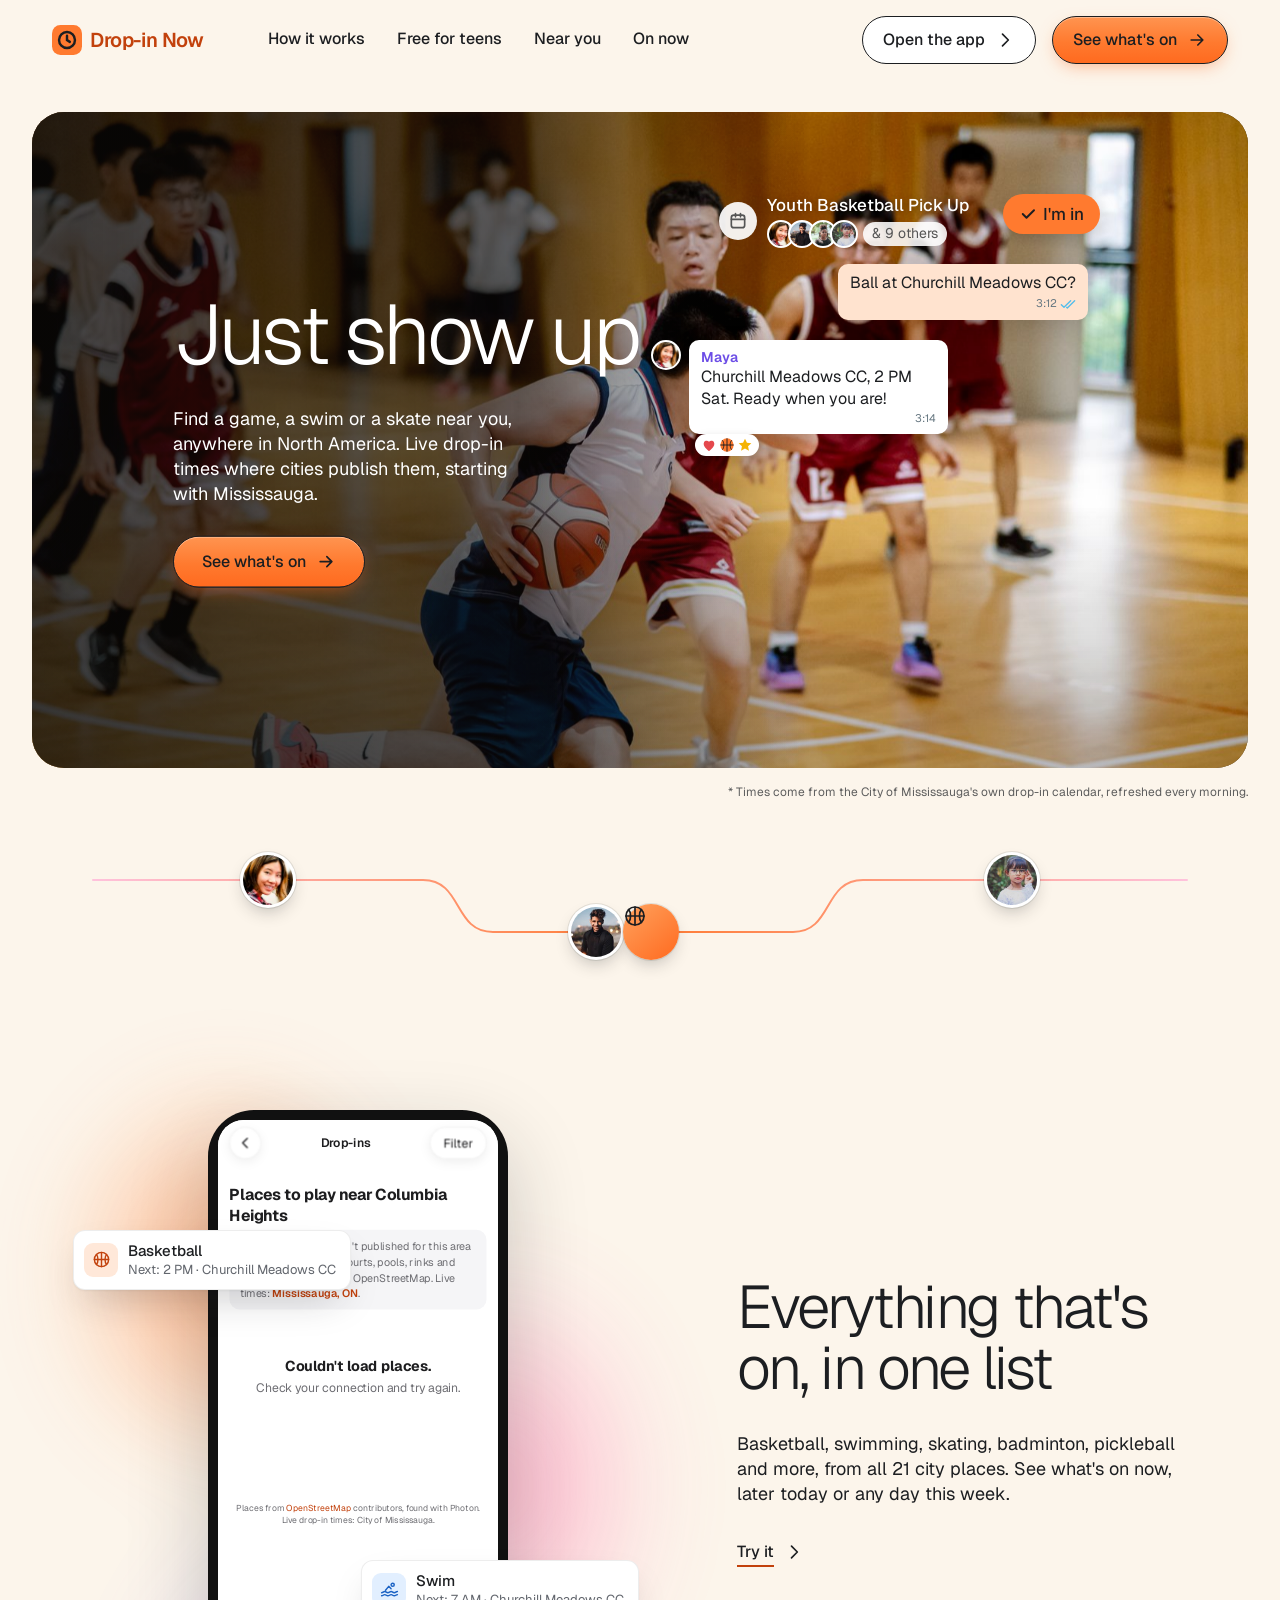
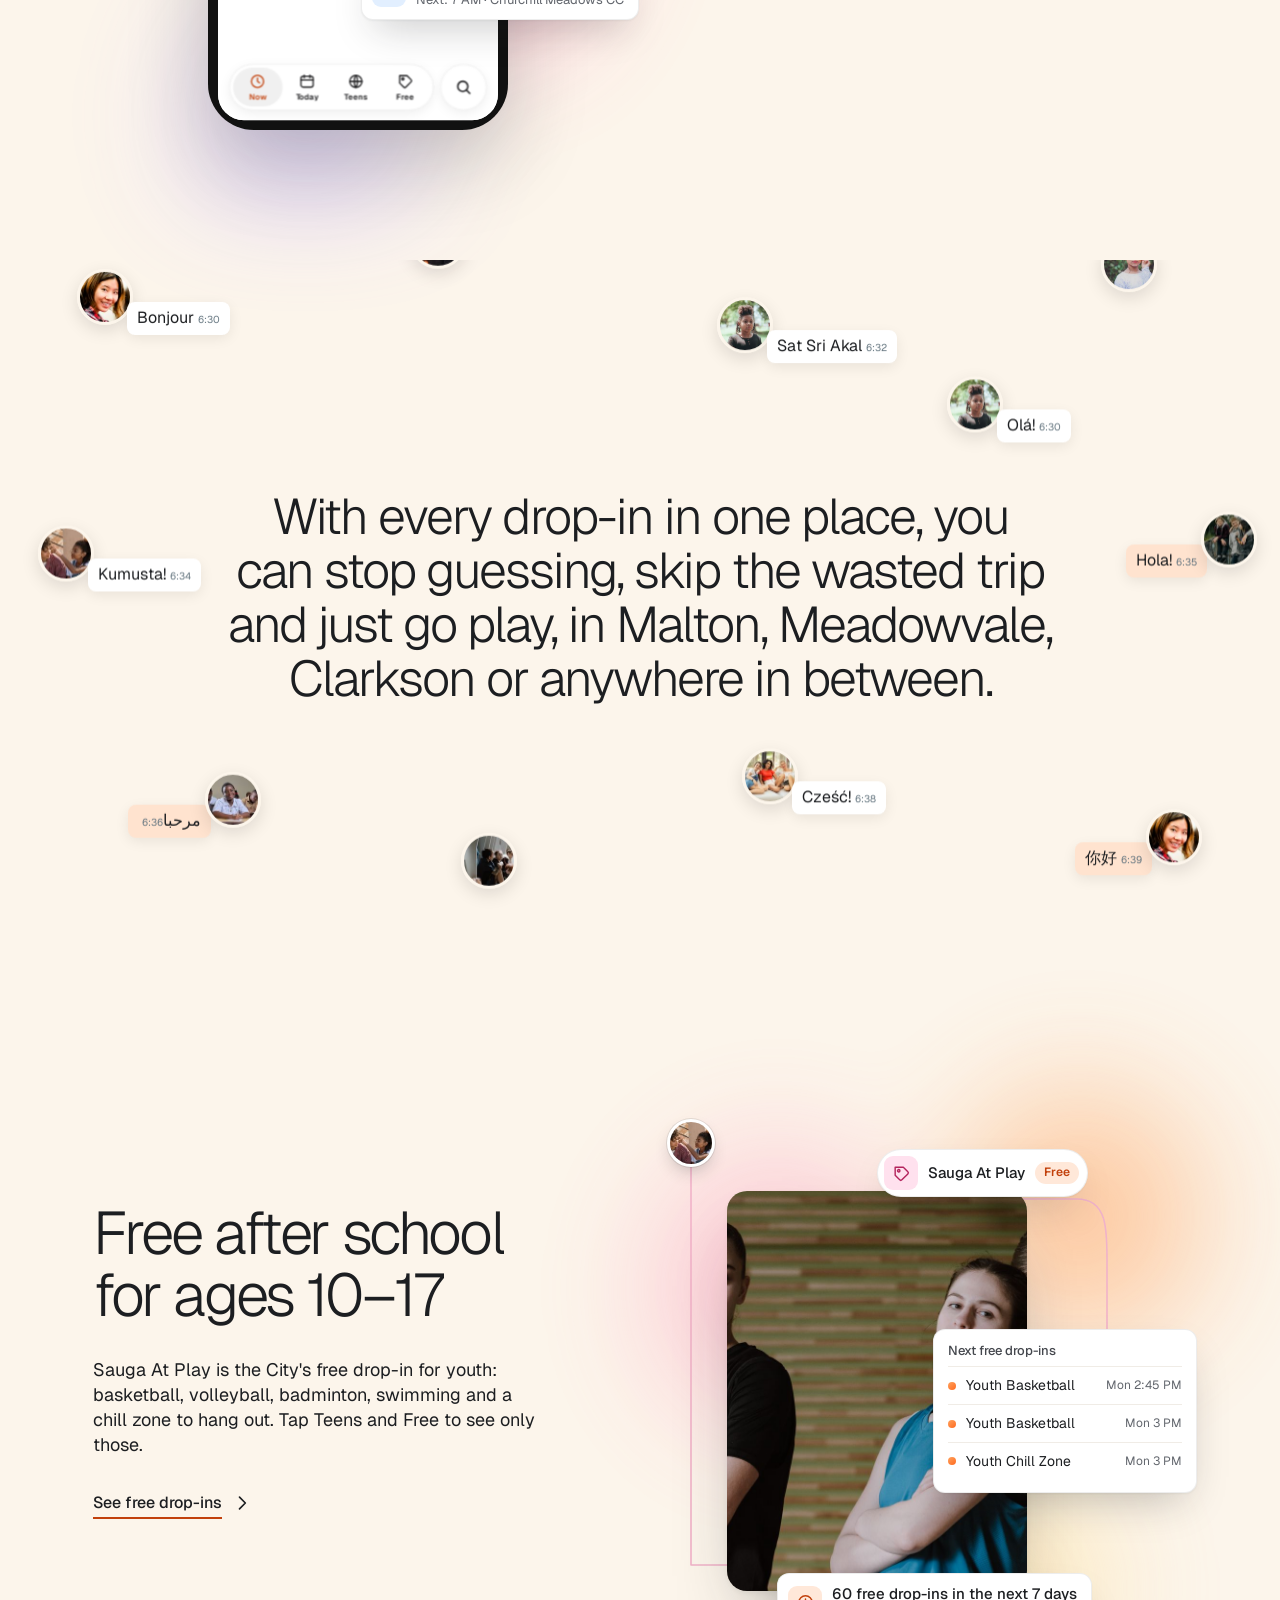
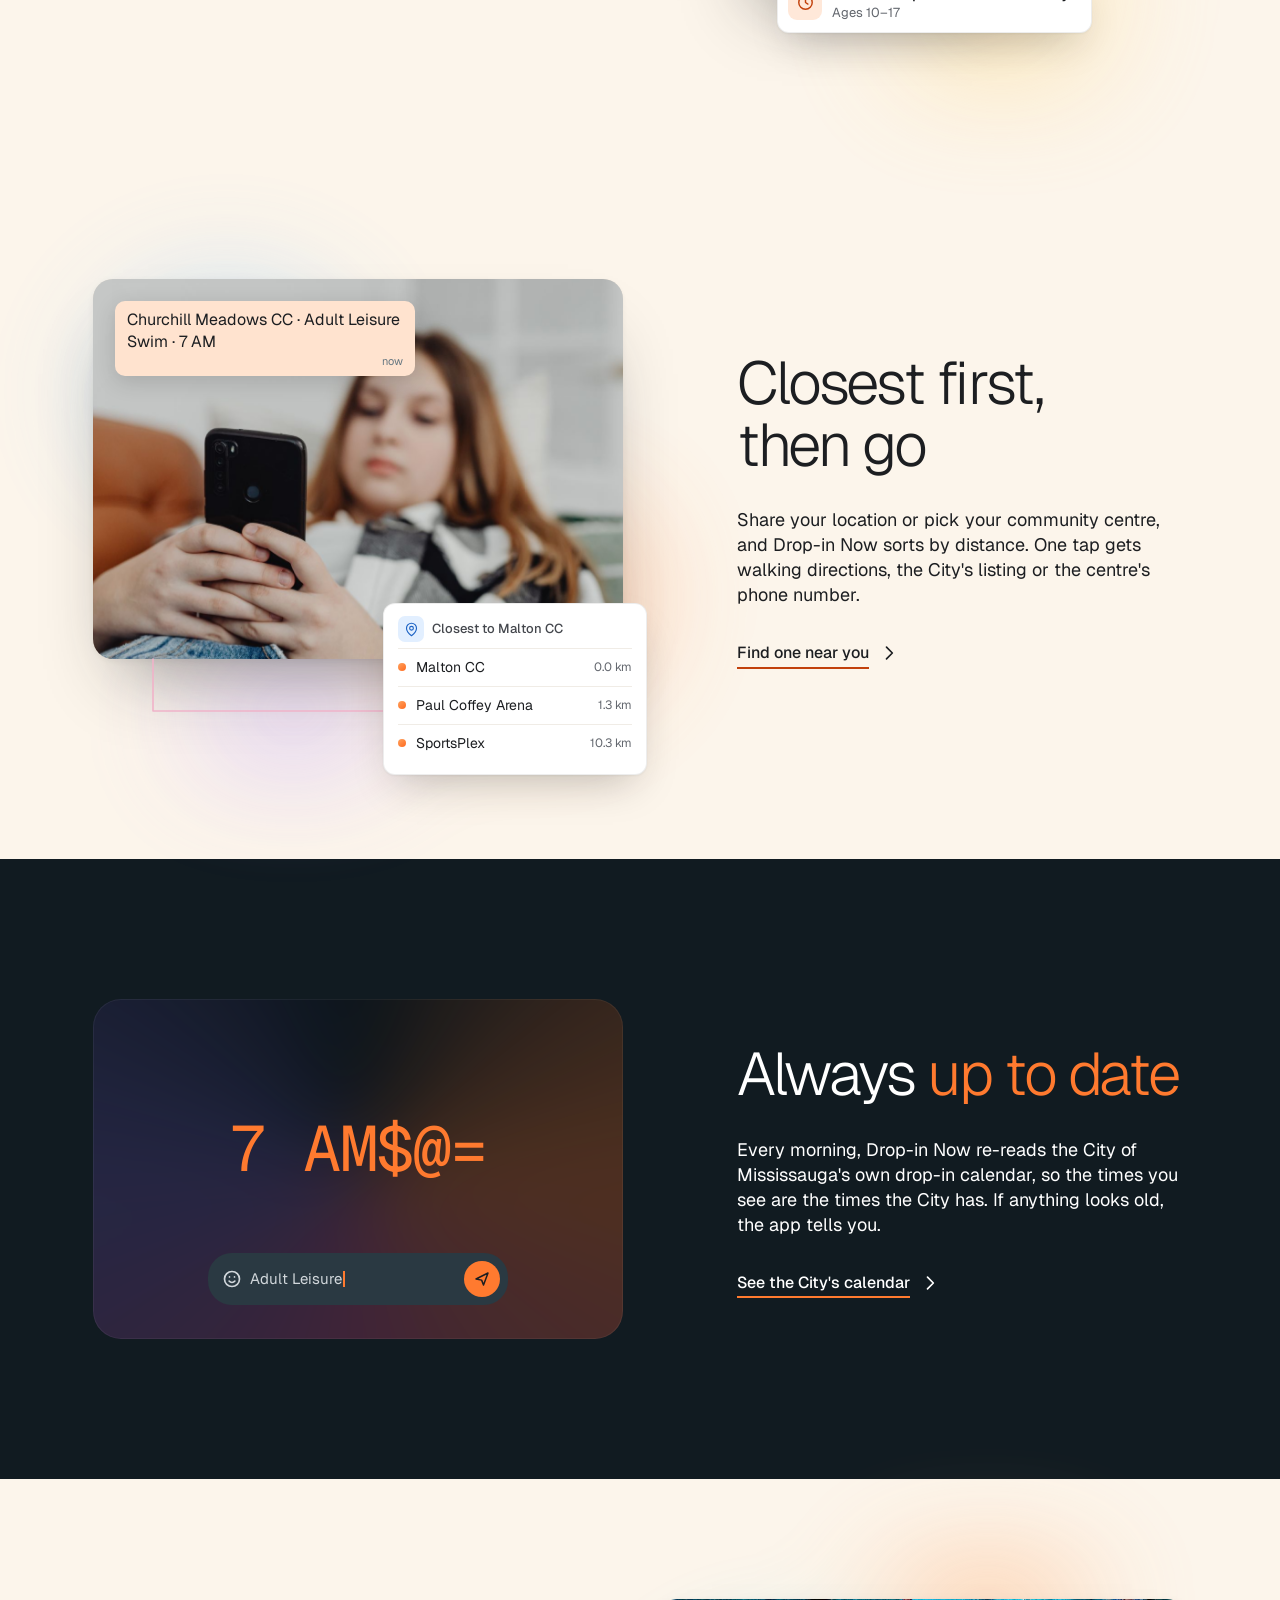
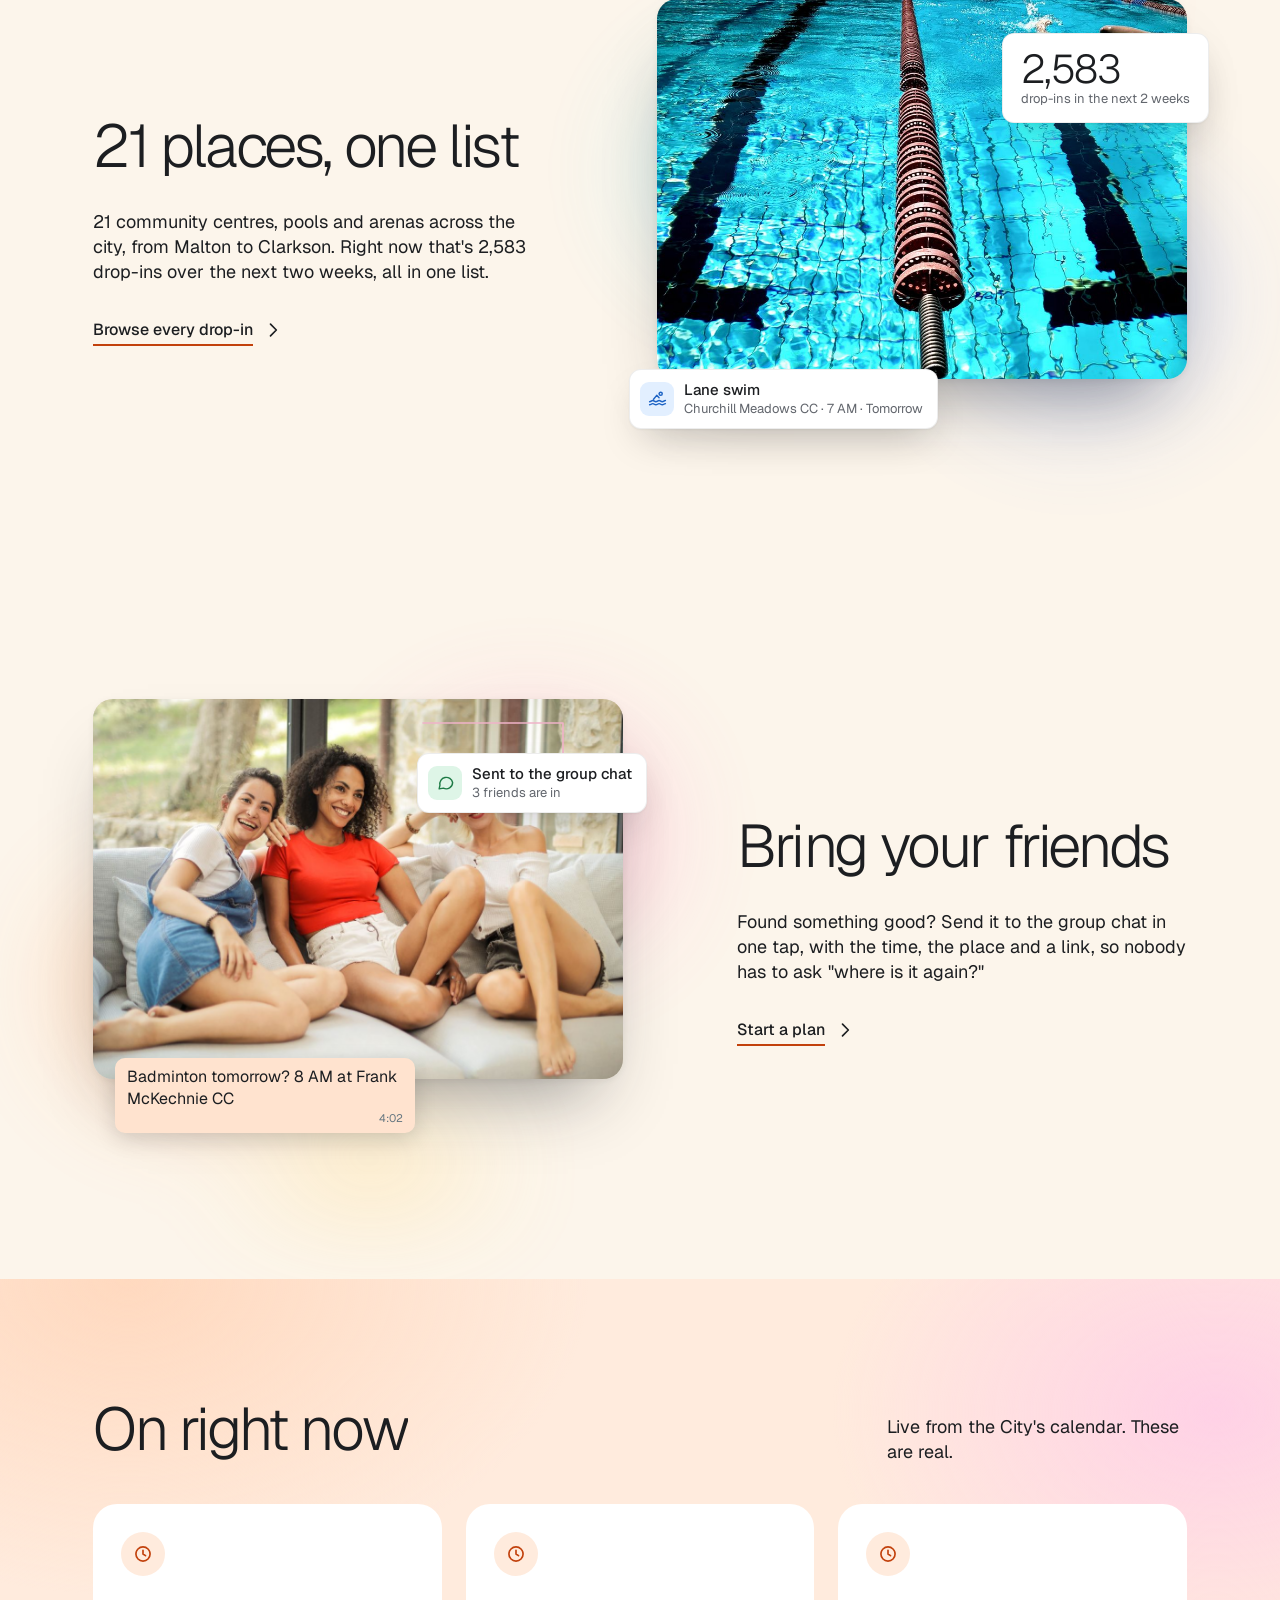
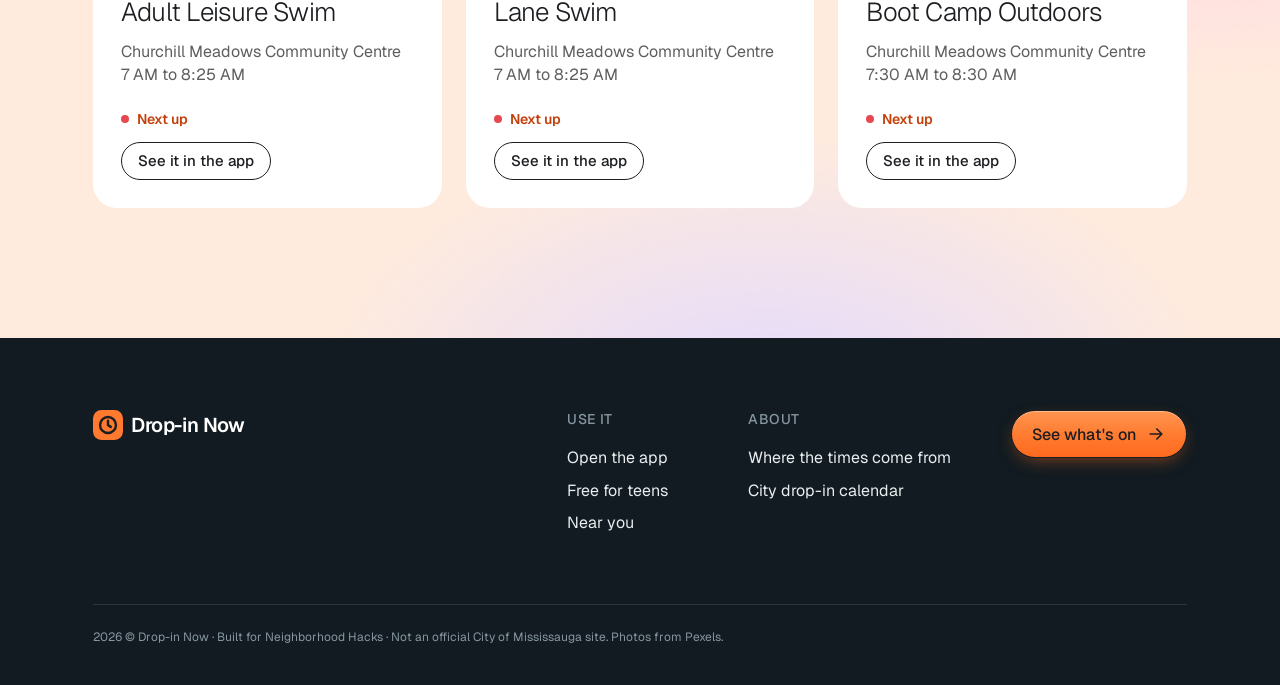
<file: index.html>
<!doctype html>
<html lang="en">
<head>
  <meta charset="utf-8">
  <meta name="viewport" content="width=device-width, initial-scale=1">
  <title>Drop-in Now · Just show up and play</title>
  <meta name="description" content="Courts, pools, rinks and gyms near you anywhere in North America, with live drop-in times where cities publish them (Mississauga today).">
  <meta name="theme-color" content="#FCF5EB">
  <link rel="preconnect" href="https://fonts.googleapis.com">
  <link rel="preconnect" href="https://fonts.gstatic.com" crossorigin>
  <link href="https://fonts.googleapis.com/css2?family=Geist:wght@300;400;500;600&family=Geist+Mono:wght@400;500&display=swap" rel="stylesheet">
  <link rel="stylesheet" href="landing.css?v=5">
  <link rel="icon" href="icon.svg" type="image/svg+xml">
</head>
<body>
  <header class="nav" id="nav">
    <div class="wrap nav-in">
      <a class="logo" href="./" aria-label="Drop-in Now home">
        <img src="icon.svg" alt="" width="30" height="30"><span>Drop-in Now</span>
      </a>
      <nav class="links" aria-label="Main">
        <a href="#how">How it works</a>
        <a href="#free">Free for teens</a>
        <a href="#near">Near you</a>
        <a href="#today">On now</a>
      </nav>
      <div class="nav-cta">
        <a class="btn ghost" href="app.html">Open the app <svg viewBox="0 0 24 24" aria-hidden="true"><path d="m9 5 7 7-7 7"/></svg></a>
        <a class="btn solid" href="app.html">See what's on <svg viewBox="0 0 24 24" aria-hidden="true"><path d="M5 12h14M13 6l6 6-6 6"/></svg></a>
      </div>
    </div>
  </header>

  <main>
    <!-- hero -->
    <section class="hero">
      <div class="hero-card">
        <img class="hero-img" src="img/34197287-1600.jpg" srcset="img/34197287-800.jpg 800w, img/34197287-1600.jpg 1600w" sizes="(max-width: 820px) 100vw, 1400px" fetchpriority="high" alt="Teenagers playing a game of basketball in a school gym">
        <div class="hero-shade" aria-hidden="true"></div>
        <div class="hero-copy">
          <h1 class="in" style="--d:0">Just show up</h1>
          <p class="in" style="--d:1">Find a game, a swim or a skate near you, anywhere in North America. Live drop-in times where cities publish them, starting with Mississauga.</p>
          <a class="btn solid big in" style="--d:2" href="app.html">See what's on <svg viewBox="0 0 24 24" aria-hidden="true"><path d="M5 12h14M13 6l6 6-6 6"/></svg></a>
        </div>
        <div class="hero-ui" aria-hidden="true">
          <div class="pop event" style="--d:4">
            <span class="cal"><svg viewBox="0 0 24 24"><rect x="4" y="5" width="16" height="15" rx="3"/><path d="M4 10h16M9 3v4M15 3v4"/></svg></span>
            <span class="ev-t" id="heroEvent">Youth Basketball</span>
            <span class="faces"><i style="--p:url(img/19802254-160.jpg)"></i><i style="--p:url(img/17910791-160.jpg)"></i><i style="--p:url(img/16933877-160.jpg)"></i><i style="--p:url(img/13594616-160.jpg)"></i><b>&amp; 9 others</b></span>
          </div>
          <div class="pop join" style="--d:5"><svg viewBox="0 0 24 24"><path d="M5 12l5 5L20 7"/></svg>I'm in</div>
          <div class="pop bubble me" style="--d:6"><span id="heroAsk">Ball after school?</span><small>3:12 <svg viewBox="0 0 24 24"><path d="M2 13l4 4L16 7M10 17l1 1L22 7"/></svg></small></div>
          <div class="pop bubble them" style="--d:7">
            <i class="ava" style="--p:url(img/19802254-160.jpg)"></i>
            <b>Maya</b><span id="heroReply">See you at the gym. Ready when you are!</span><small>3:14</small>
            <span class="reacts"><em class="r1"></em><em class="r2"></em><em class="r3"></em></span>
          </div>
        </div>
      </div>
      <p class="foot-note">* Times come from the City of Mississauga's own drop-in calendar, refreshed every morning.</p>
    </section>

    <div class="flow wrap reveal" aria-hidden="true">
      <svg viewBox="0 0 1094 120" preserveAspectRatio="none"><defs><linearGradient id="wireG" x1="0" x2="1"><stop offset="0" stop-color="#ffc2dc"/><stop offset=".5" stop-color="#ff7a2f"/><stop offset="1" stop-color="#ffc2dc"/></linearGradient></defs>
        <path class="wire" pathLength="1" d="M0 40 H 330 C 370 40 360 92 400 92 H 700 C 740 92 730 40 770 40 H 1094"/></svg>
      <span class="ring" style="left:16%;top:40px;--d:1"><img src="img/19802254-160.jpg" alt=""></span>
      <span class="ring" style="left:46%;top:92px;--d:2"><img src="img/17910791-160.jpg" alt=""></span>
      <span class="ring icon" style="left:51%;top:92px;--d:3"><svg viewBox="0 0 24 24"><circle cx="12" cy="12" r="9"/><path d="M3 12h18M12 3v18M5.6 5.6c2.6 2.6 2.6 10.2 0 12.8M18.4 5.6c-2.6 2.6-2.6 10.2 0 12.8"/></svg></span>
      <span class="ring" style="left:84%;top:40px;--d:4"><img src="img/13594616-160.jpg" alt=""></span>
    </div>

    <!-- feature: the app -->
    <section class="split" id="how">
      <div class="wrap split-in">
        <div class="media reveal">
          <div class="comp comp-phone">
            <div class="glow g1" aria-hidden="true"></div>
            <div class="phone">
              <iframe src="app.html" title="Drop-in Now app, live" loading="lazy"></iframe>
            </div>
            <div class="ui float c1" style="--f:0" aria-hidden="true"><span class="tile t1"><svg viewBox="0 0 24 24"><circle cx="12" cy="12" r="9"/><path d="M3 12h18M12 3v18M5.6 5.6c2.6 2.6 2.6 10.2 0 12.8M18.4 5.6c-2.6 2.6-2.6 10.2 0 12.8"/></svg></span><span><b>Basketball</b><small id="cBall">Pickup games all week</small></span></div>
            <div class="ui float c2" style="--f:1" aria-hidden="true"><span class="tile t2"><svg viewBox="0 0 24 24"><path d="M2 16c2 0 2-1.5 4-1.5S8 16 10 16s2-1.5 4-1.5 2 1.5 4 1.5 2-1.5 4-1.5M2 20c2 0 2-1.5 4-1.5S8 20 10 20s2-1.5 4-1.5 2 1.5 4 1.5 2-1.5 4-1.5"/><circle cx="16" cy="6" r="2"/><path d="m7 13 4-5 3 3"/></svg></span><span><b>Swim</b><small id="cSwim">Lanes and leisure swims</small></span></div>
          </div>
        </div>
        <div class="copy reveal">
          <h2>Everything that's on, in one list</h2>
          <p>Basketball, swimming, skating, badminton, pickleball and more, from all 21 city places. See what's on now, later today or any day this week.</p>
          <a class="more" href="app.html">Try it <svg viewBox="0 0 24 24" aria-hidden="true"><path d="m9 5 7 7-7 7"/></svg></a>
        </div>
      </div>
    </section>

    <!-- statement with floating hellos -->
    <section class="statement" aria-labelledby="stmt">
      <div class="floaters" aria-hidden="true" id="floaters"></div>
      <h2 id="stmt" class="wrap reveal">With every drop-in in one place, you can stop guessing, skip the wasted trip and just go play, in Malton, Meadowvale, Clarkson or anywhere in between.</h2>
    </section>

    <!-- free for teens -->
    <section class="split" id="free">
      <div class="wrap split-in rev">
        <div class="copy reveal">
          <h2>Free after school for ages 10–17</h2>
          <p>Sauga At Play is the City's free drop-in for youth: basketball, volleyball, badminton, swimming and a chill zone to hang out. Tap Teens and Free to see only those.</p>
          <a class="more" href="app.html">See free drop-ins <svg viewBox="0 0 24 24" aria-hidden="true"><path d="m9 5 7 7-7 7"/></svg></a>
        </div>
        <div class="media reveal">
          <div class="comp comp-free">
            <div class="glow g2" aria-hidden="true"></div>
            <svg class="wires" viewBox="0 0 530 560" aria-hidden="true"><path class="wire" pathLength="1" d="M34 64 V 486 H 120"/><path class="wire" pathLength="1" d="M330 120 H 420 C 450 120 450 150 450 180 V 300"/></svg>
            <span class="ring" style="left:34px;top:64px;--d:1"><img src="img/9657249-160.jpg" alt=""></span>
            <div class="ui pillcard float" style="--f:0" aria-hidden="true"><span class="tile t3"><svg viewBox="0 0 24 24"><path d="M20 12.5 12.5 20a2 2 0 0 1-2.8 0L4 14.3V4h10.3l5.7 5.7a2 2 0 0 1 0 2.8Z"/><circle cx="8.5" cy="8.5" r="1.5"/></svg></span><b>Sauga At Play</b><em>Free</em></div>
            <figure class="photo p-free"><img loading="lazy" src="img/6767330-1400.jpg" alt="Three teenage girls in sports clothes on an indoor court"></figure>
            <div class="ui list float" style="--f:1" aria-hidden="true">
              <p class="list-h">Next free drop-ins</p>
              <div id="freeRows"><span class="row"><i></i>Youth basketball<small>After school</small></span><span class="row"><i></i>Youth volleyball<small>After school</small></span><span class="row"><i></i>Chill zone<small>After school</small></span></div>
            </div>
            <div class="ui chipcard float c-free" style="--f:2" aria-hidden="true"><span class="tile t1"><svg viewBox="0 0 24 24"><circle cx="12" cy="12" r="8.5"/><path d="M12 7.5V12l3 2"/></svg></span><span><b id="freeCount">Free drop-ins this week</b><small>Ages 10–17</small></span></div>
          </div>
        </div>
      </div>
    </section>

    <!-- near you -->
    <section class="split" id="near">
      <div class="wrap split-in">
        <div class="media reveal">
          <div class="comp comp-near">
            <div class="glow g3" aria-hidden="true"></div>
            <figure class="photo p-wide"><img loading="lazy" src="img/6255938-1400.jpg" alt="A teenager on a couch scrolling on a phone"></figure>
            <svg class="wires" viewBox="0 0 530 460" aria-hidden="true"><path class="wire" pathLength="1" d="M60 380 V 432 H 290"/></svg>
            <div class="ui list near-card float" style="--f:0" aria-hidden="true">
              <p class="list-h"><span class="tile t2 sm"><svg viewBox="0 0 24 24"><path d="M20 10c0 6-8 12-8 12s-8-6-8-12a8 8 0 0 1 16 0Z"/><circle cx="12" cy="10" r="3"/></svg></span><span id="nearHead">Closest first</span></p>
              <div id="nearRows"><span class="row"><i></i>Your community centre<small>0.0 km</small></span></div>
            </div>
            <div class="pop bubble me float-b" style="--d:1"><span id="nearBubble">Next drop-in near you</span><small>now</small></div>
          </div>
        </div>
        <div class="copy reveal">
          <h2>Closest first, then go</h2>
          <p>Share your location or pick your community centre, and Drop-in Now sorts by distance. One tap gets walking directions, the City's listing or the centre's phone number.</p>
          <a class="more" href="app.html">Find one near you <svg viewBox="0 0 24 24" aria-hidden="true"><path d="m9 5 7 7-7 7"/></svg></a>
        </div>
      </div>
    </section>

    <!-- dark: always current -->
    <section class="dark" id="fresh">
      <div class="wrap split-in">
        <div class="media reveal">
          <div class="term">
            <p class="scramble" id="scramble" aria-hidden="true">6:30 PM</p>
            <div class="compose"><span class="smile"><svg viewBox="0 0 24 24"><circle cx="12" cy="12" r="9"/><path d="M8.5 14.5a4.5 4.5 0 0 0 7 0M9 9.5h.01M15 9.5h.01"/></svg></span><span class="typed" id="typed"></span><span class="send"><svg viewBox="0 0 24 24"><path d="M4 12l16-8-6 16-2.5-6.5L4 12Z"/></svg></span></div>
          </div>
        </div>
        <div class="copy reveal">
          <h2>Always <span class="hl">up to date</span></h2>
          <p>Every morning, Drop-in Now re-reads the City of Mississauga's own drop-in calendar, so the times you see are the times the City has. If anything looks old, the app tells you.</p>
          <a class="more light" href="https://anc.ca.apm.activecommunities.com/activemississauga/calendars" target="_blank" rel="noopener">See the City's calendar <svg viewBox="0 0 24 24" aria-hidden="true"><path d="m9 5 7 7-7 7"/></svg></a>
        </div>
      </div>
    </section>

    <!-- every centre -->
    <section class="split">
      <div class="wrap split-in rev">
        <div class="copy reveal">
          <h2>21 places, one list</h2>
          <p id="centresP">Community centres, pools and arenas across the city, from Malton to Clarkson. Swim lanes, public skates, pickup games and fitness classes, all in one place.</p>
          <a class="more" href="app.html">Browse every drop-in <svg viewBox="0 0 24 24" aria-hidden="true"><path d="m9 5 7 7-7 7"/></svg></a>
        </div>
        <div class="media reveal">
          <div class="comp comp-pool">
            <div class="glow g4" aria-hidden="true"></div>
            <figure class="photo p-wide"><img loading="lazy" src="img/261185-1400.jpg" alt="Swimming pool lanes seen from above"></figure>
            <div class="ui chipcard float c-pool" style="--f:1" aria-hidden="true"><span class="tile t2"><svg viewBox="0 0 24 24"><path d="M2 16c2 0 2-1.5 4-1.5S8 16 10 16s2-1.5 4-1.5 2 1.5 4 1.5 2-1.5 4-1.5M2 20c2 0 2-1.5 4-1.5S8 20 10 20s2-1.5 4-1.5 2 1.5 4 1.5 2-1.5 4-1.5"/><circle cx="16" cy="6" r="2"/><path d="m7 13 4-5 3 3"/></svg></span><span><b>Lane swim</b><small><span id="poolBubble">Lane swim tonight</span> · <span id="poolWhen">today</span></small></span></div>
            <div class="ui stat float" style="--f:2" aria-hidden="true"><b id="statCount">2,452</b><small>drop-ins in the next 2 weeks</small></div>
          </div>
        </div>
      </div>
    </section>

    <!-- share -->
    <section class="split">
      <div class="wrap split-in">
        <div class="media reveal">
          <div class="comp comp-share">
            <div class="glow g5" aria-hidden="true"></div>
            <figure class="photo p-wide"><img loading="lazy" src="img/3764547-1400.jpg" alt="Three friends laughing together on a couch"></figure>
            <svg class="wires" viewBox="0 0 530 460" aria-hidden="true"><path class="wire" pathLength="1" d="M470 90 V 24 H 330"/></svg>
            <div class="ui chipcard float c-share" style="--f:0" aria-hidden="true"><span class="tile t4"><svg viewBox="0 0 24 24"><path d="M21 12a8 8 0 0 1-11.6 7.1L4 20l1-4.6A8 8 0 1 1 21 12Z"/></svg></span><span><b>Sent to the group chat</b><small>3 friends are in</small></span></div>
            <div class="pop bubble me float-b" style="--d:1"><span id="shareBubble">Badminton tonight?</span><small>4:02</small></div>
          </div>
        </div>
        <div class="copy reveal">
          <h2>Bring your friends</h2>
          <p>Found something good? Send it to the group chat in one tap, with the time, the place and a link, so nobody has to ask "where is it again?"</p>
          <a class="more" href="app.html">Start a plan <svg viewBox="0 0 24 24" aria-hidden="true"><path d="m9 5 7 7-7 7"/></svg></a>
        </div>
      </div>
    </section>

    <!-- live: on today -->
    <section class="today" id="today">
      <div class="wrap">
        <div class="today-head reveal">
          <h2>On right now</h2>
          <p>Live from the City's calendar. These are real.</p>
        </div>
        <div class="today-cards" id="todayCards"></div>
      </div>
    </section>
  </main>

  <footer class="footer">
    <div class="wrap foot-in">
      <a class="logo light" href="./"><img src="icon.svg" alt="" width="30" height="30"><span>Drop-in Now</span></a>
      <div class="cols">
        <div><h3>Use it</h3><a href="app.html">Open the app</a><a href="#free">Free for teens</a><a href="#near">Near you</a></div>
        <div><h3>About</h3><a href="#fresh">Where the times come from</a><a href="https://anc.ca.apm.activecommunities.com/activemississauga/calendars" target="_blank" rel="noopener">City drop-in calendar</a></div>
      </div>
      <a class="btn solid" href="app.html">See what's on <svg viewBox="0 0 24 24" aria-hidden="true"><path d="M5 12h14M13 6l6 6-6 6"/></svg></a>
    </div>
    <div class="wrap legal">
      <p>2026 © Drop-in Now · Built for Neighborhood Hacks · Not an official City of Mississauga site. Photos from Pexels.</p>
    </div>
  </footer>

  <script src="landing.js?v=5"></script>
</body>
</html>
</file>
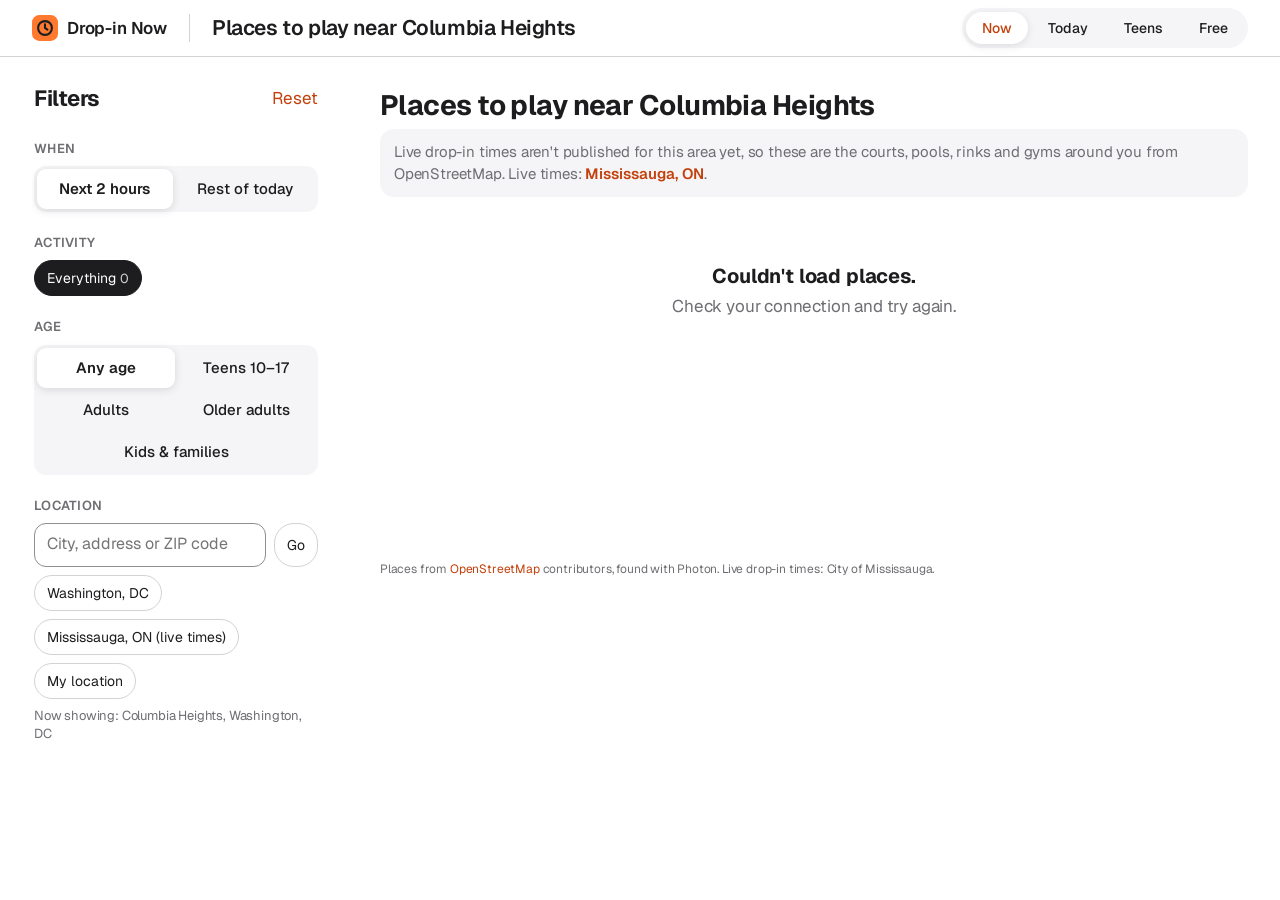
<file: app.html>
<!doctype html>
<html lang="en">
<head>
  <meta charset="utf-8">
  <meta name="viewport" content="width=device-width, initial-scale=1, viewport-fit=cover">
  <meta name="theme-color" content="#ffffff">
  <title>Drop-ins · Drop-in Now</title>
  <meta name="description" content="Every City of Mississauga drop-in happening now and later today.">
  <link rel="preconnect" href="https://fonts.googleapis.com">
  <link rel="preconnect" href="https://fonts.gstatic.com" crossorigin>
  <link href="https://fonts.googleapis.com/css2?family=Geist:wght@400;500;600;700&display=swap" rel="stylesheet">
  <link rel="stylesheet" href="app.css?v=10">
  <link rel="icon" href="icon.svg" type="image/svg+xml">
</head>
<body>
  <!-- desktop: Apple's desktop global bar + sub-nav, with the quick views as tabs -->
  <header class="dtop">
    <div class="dtop-in">
      <a class="dlogo" href="./"><img src="icon.svg" alt="" width="26" height="26">Drop-in Now</a>
      <h1 class="dtitle" id="dtitleTop">Drop-ins in Mississauga</h1>
      <nav class="dnav" aria-label="Quick views">
        <button type="button" class="dtab" data-tab="now">Now</button>
        <button type="button" class="dtab" data-tab="today">Today</button>
        <button type="button" class="dtab" data-tab="teens">Teens</button>
        <button type="button" class="dtab" data-tab="free">Free</button>
      </nav>
    </div>
  </header>

  <header class="bar" id="bar">
    <a class="glass round" href="./" aria-label="Back to home">
      <svg viewBox="0 0 24 24" aria-hidden="true"><path d="M15 5l-7 7 7 7"/></svg>
    </a>
    <h1 class="bar-title">Drop-ins</h1>
    <button class="glass pill" id="openFilter" type="button">Filter</button>
  </header>

  <div class="band">
    <div class="band-in">
      <nav class="week" aria-label="Pick a day">
        <div class="week-dot" id="weekDot" aria-hidden="true"></div>
        <div class="week-row" id="days"></div>
      </nav>
      <p class="summary" id="summary"></p>
    </div>
  </div>

  <div class="layout">
  <aside class="side" id="side" aria-labelledby="sideTitle">
    <div class="side-head"><h2 id="sideTitle">Filters</h2><button type="button" class="link" data-reset>Reset</button></div>
  </aside>
  <main class="page">

    <section class="feed" aria-busy="true" id="feed">
      <div class="skeleton" aria-hidden="true"><i></i><b></b><b></b></div>
    </section>
    <p class="fresh" id="fresh"></p>
    <p class="sr" id="status" role="status"></p>
  </main>
  </div>

  <nav class="tabs" aria-label="Quick views">
    <div class="tabs-bar glass">
      <span class="tab-pill" id="tabPill" aria-hidden="true"></span>
      <button type="button" class="tab" data-tab="now">
        <svg viewBox="0 0 24 24" aria-hidden="true"><circle cx="12" cy="12" r="8.5"/><path d="M12 7.5V12l3 2"/></svg>Now</button>
      <button type="button" class="tab" data-tab="today">
        <svg viewBox="0 0 24 24" aria-hidden="true"><rect x="3.5" y="5" width="17" height="15" rx="3"/><path d="M3.5 10h17M8 3v4M16 3v4"/></svg>Today</button>
      <button type="button" class="tab" data-tab="teens">
        <svg viewBox="0 0 24 24" aria-hidden="true"><circle cx="12" cy="12" r="8.5"/><path d="M3.5 12h17M12 3.5c3 3.2 3 13.8 0 17M12 3.5c-3 3.2-3 13.8 0 17"/></svg>Teens</button>
      <button type="button" class="tab" data-tab="free">
        <svg viewBox="0 0 24 24" aria-hidden="true"><path d="M20 12.5 12.5 20a2 2 0 0 1-2.8 0L4 14.3V4h10.3l5.7 5.7a2 2 0 0 1 0 2.8Z"/><circle cx="8.5" cy="8.5" r="1.5"/></svg>Free</button>
    </div>
    <button type="button" class="glass search" id="openFilter2" aria-label="Filters">
      <svg viewBox="0 0 24 24" aria-hidden="true"><circle cx="11" cy="11" r="6.5"/><path d="m20 20-4.4-4.4"/></svg>
    </button>
  </nav>

  <!-- Filter sheet -->
  <div class="scrim" id="scrim" hidden></div>
  <section class="sheet filter" id="filter" role="dialog" aria-modal="true" aria-labelledby="filterTitle" hidden>
    <div class="grab" aria-hidden="true"></div>
    <div class="sheet-head">
      <h2 id="filterTitle">Filter</h2>
      <button type="button" class="link" id="resetFilter">Reset</button>
    </div>
    <div class="fbody" id="fbody">
    <h3 class="label">When</h3>
    <div class="seg" id="when" role="group" aria-label="When"></div>
    <h3 class="label">Activity</h3>
    <div class="chips" id="acts" role="group" aria-label="Activity"></div>
    <h3 class="label">Age</h3>
    <div class="seg wrap" id="ages" role="group" aria-label="Age"></div>
    <h3 class="label">Location</h3>
    <form class="locform" id="locForm"><input id="locInput" type="search" placeholder="City, address or ZIP code" aria-label="Search for a place in North America" autocomplete="off"><button type="submit" class="chip">Go</button></form>
    <div class="chips" id="locChips" role="group" aria-label="Quick locations">
      <button type="button" class="chip" data-loc="dc">Washington, DC</button>
      <button type="button" class="chip" data-loc="mi">Mississauga, ON (live times)</button>
      <button type="button" class="chip" data-loc="me">My location</button>
    </div>
    <p class="locnow" id="locNow"></p>
    <h3 class="label" id="nearLabel">Near</h3>
    <div class="row">
      <select id="near" aria-label="Near"></select>
      <button type="button" class="switch" id="free" role="switch" aria-checked="false"><span>Free only</span><i aria-hidden="true"></i></button>
    </div>
    </div>
    <button type="button" class="cta" id="doneFilter">Show drop-ins</button>
  </section>

  <!-- Session detail -->
  <section class="sheet detail" id="detail" role="dialog" aria-modal="true" aria-labelledby="dTitle" hidden>
    <button type="button" class="glass round close" id="closeDetail" aria-label="Close">
      <svg viewBox="0 0 24 24" aria-hidden="true"><path d="M6 6l12 12M18 6 6 18"/></svg>
    </button>
    <div class="d-scroll">
    <div class="d-photo"><img id="dImg" alt=""></div>
    <div class="d-body">
      <h2 class="d-title" id="dTitle"></h2>
      <a class="d-place" id="dPlace" target="_blank" rel="noopener">
        <svg viewBox="0 0 24 24" aria-hidden="true"><path d="M20.5 3.5 3.5 10.6l7.4 2.5 2.5 7.4 7.1-17Z"/></svg><span></span></a>
      <div class="d-box" id="dBox"></div>
      <p class="d-more" id="dMore"></p>
      <a class="cta" id="dSignup" target="_blank" rel="noopener">See it on the City's site</a>
      <p class="d-desc" id="dDesc"></p>
      <p class="d-addr" id="dAddr"></p>
      <a class="d-link" id="dDirections" target="_blank" rel="noopener">Get directions <svg viewBox="0 0 24 24" aria-hidden="true"><path d="M7 17 17 7M9 7h8v8"/></svg></a>
      <a class="d-link" id="dCall">Call the centre</a>
      <button type="button" class="d-link share" id="dShare">
        <svg viewBox="0 0 24 24" aria-hidden="true"><path d="M12 3v12M7.5 7.5 12 3l4.5 4.5M5 12v7a2 2 0 0 0 2 2h10a2 2 0 0 0 2-2v-7"/></svg>Spread the word</button>
      <p class="d-note">Times come from the City of Mississauga's drop-in calendar. Plans can change, so call ahead if you're not sure. Not an official City site.</p>
    </div>
    </div>
  </section>

  <script src="app.js?v=17"></script>
</body>
</html>
</file>
<file: landing.css>
/* Landing page: a 1:1 copy of whatsapp.com's homepage layout and motion,
   with WhatsApp green swapped for Drop-in Now orange. */
:root {
  color-scheme: light;
  --cream: #fcf5eb;
  --ink: #1c1e21;
  --ink-2: #5e5e5e;
  --dark: #111b21;
  --accent: #ff7a2f;        /* WhatsApp #25D366 -> orange; dark text sits on it */
  --accent-deep: #c2410c;   /* underlines / links on cream */
  --accent-tint: #ffebdd;   /* WhatsApp #E6FFDA -> */
  --bubble-me: #ffe3cf;     /* WhatsApp #D9FDD3 -> */
  --ease: cubic-bezier(0.2, 0, 0, 1);
  --font: "Geist", "Helvetica Neue", Helvetica, Arial, sans-serif;
  --mono: "Geist Mono", ui-monospace, Menlo, Consolas, monospace;
  --spring: cubic-bezier(.34, 1.36, .44, 1);
}
* { box-sizing: border-box; }
html { scroll-behavior: smooth; -webkit-text-size-adjust: 100%; scroll-padding-top: 96px; }
main { overflow-x: clip; }
body { margin: 0; background: var(--cream); color: var(--ink); font: 400 18px/25px var(--font); -webkit-font-smoothing: antialiased; }
img { max-width: 100%; }
a { color: inherit; }
svg { width: 20px; height: 20px; fill: none; stroke: currentColor; stroke-width: 2; stroke-linecap: round; stroke-linejoin: round; flex: none; }
:focus-visible { outline: 3px solid var(--accent-deep); outline-offset: 3px; border-radius: 6px; }
.wrap { max-width: 1094px; margin: 0 auto; }

/* nav */
.nav { position: sticky; top: 0; z-index: 50; height: 80px; background: var(--cream); border-bottom: 1px solid transparent; transition: border-color .33s var(--ease); }
.nav.scrolled { border-bottom-color: #808080; }
.nav-in { height: 100%; display: flex; align-items: center; gap: 40px; max-width: 1224px; padding: 0 24px; }
.logo { white-space: nowrap; display: inline-flex; align-items: center; gap: 8px; text-decoration: none; font-weight: 600; font-size: 20px; line-height: 1.3; color: var(--accent-deep); letter-spacing: -0.02em; }
.logo.light { color: #fff; }
.links { display: flex; gap: 32px; margin-left: 24px; white-space: nowrap; }
.links a { text-decoration: none; font-size: 16px; line-height: 1.3; font-weight: 500; position: relative; padding: 6px 0; }
.links a::after { content: ""; position: absolute; left: 0; right: 0; bottom: 0; height: 2px; background: var(--accent-deep); transform: scaleX(0); transform-origin: left; transition: transform .33s var(--ease); }
.links a:hover::after { transform: scaleX(1); }
.nav-cta { margin-left: auto; display: flex; gap: 16px; }
.btn {
  display: inline-flex; align-items: center; gap: 10px; text-decoration: none; white-space: nowrap;
  border: 1px solid var(--ink); border-radius: 50px; padding: 13px 20px; font-size: 16px; line-height: 1.2; font-weight: 500;
  transition: background-color .33s var(--ease), color .33s var(--ease), transform .33s var(--ease);
}
.btn svg { transition: transform .33s var(--ease); }
.btn:hover svg { transform: translateX(3px); }
.btn.ghost { background: #fff; }
.btn.ghost:hover { background: var(--ink); color: #fff; }
.btn.solid { position: relative; overflow: hidden; isolation: isolate; background: linear-gradient(180deg, #ff9450 0%, #ff7a2f 55%, #ff6a1f 100%); color: var(--ink); box-shadow: inset 0 1px 0 rgba(255,255,255,.35), 0 6px 18px -6px rgba(255,106,31,.55); }
.btn.solid::before { content: ""; position: absolute; inset: 0; z-index: -1; background: linear-gradient(110deg, transparent 30%, rgba(255,255,255,.45) 50%, transparent 70%); transform: translateX(-120%); transition: transform .8s var(--ease); }
.btn.solid:hover::before { transform: translateX(120%); }
.btn.solid:hover { transform: translateY(-1px); }
.btn.big { padding: 15px 28px; }

/* hero */
.hero { padding: 32px 32px 0; }
.hero-card { position: relative; height: min(656px, 78vh); min-height: 520px; border-radius: 32px; overflow: hidden; background: #3a2a1d; }
.hero-img { position: absolute; inset: 0; width: 100%; height: 100%; object-fit: cover; object-position: 60% 40%; animation: heroZoom 1.6s var(--ease) both; }
.hero-shade { position: absolute; inset: 0; background: linear-gradient(90deg, rgba(10, 8, 6, 0.74) 0%, rgba(10, 8, 6, 0.62) 40%, rgba(10, 8, 6, 0) 64%), linear-gradient(0deg, rgba(10,8,6,.25), rgba(10,8,6,0) 40%); }
.hero-copy { position: absolute; left: 141px; top: 50%; transform: translateY(-50%); width: 360px; color: #fff; }
.hero h1 { margin: 0 0 22px; font-size: 84px; line-height: 1; font-weight: 300; letter-spacing: -0.045em; padding-bottom: .08em; }
.hero-copy p { margin: 0 0 30px; font-size: 18px; line-height: 25px; max-width: 360px; }
@media (min-width: 821px) { .hero-copy { width: 520px; } .hero h1 { white-space: nowrap; } }
.in { animation: fadeUp .9s var(--ease) both; animation-delay: calc(var(--d) * 120ms + 200ms); }
.foot-note { text-align: right; margin: 16px 0 0; font-size: 12px; line-height: 16px; color: var(--ink-2); }

/* hero chat UI */
.hero-ui { position: absolute; right: 0; top: 0; width: 46%; height: 100%; pointer-events: none; }
.pop { opacity: 0; transform: translateY(14px) scale(.92); }
.ready .pop, .pop.seen { animation: pop .67s var(--ease) forwards; animation-delay: calc(var(--d) * 260ms); }
.event { position: absolute; left: 30px; top: 82px; display: grid; grid-template-columns: 38px auto; grid-template-rows: auto auto; column-gap: 10px; align-items: center; color: #fff; }
.cal { grid-row: span 2; width: 38px; height: 38px; border-radius: 50%; background: rgba(255,255,255,.92); display: grid; place-items: center; color: #555; }
.cal svg { width: 20px; height: 20px; }
.ev-t { font-size: 17px; line-height: 1.3; font-weight: 500; text-shadow: 0 1px 8px rgba(0,0,0,.35); }
.faces { display: flex; align-items: center; margin-top: 4px; }
.faces i { width: 28px; height: 28px; border-radius: 50%; border: 2px solid #fff; background: var(--p) center/cover; margin-right: -7px; }
.faces b { margin-left: 12px; font-weight: 400; font-size: 14px; line-height: 1.4; background: rgba(255,255,255,.88); color: #555; padding: 2px 9px; border-radius: 12px; }
.join { position: absolute; right: 148px; top: 82px; display: inline-flex; align-items: center; gap: 6px; background: var(--accent); color: var(--ink); font-size: 17px; line-height: 1.3; font-weight: 500; padding: 9px 16px; border-radius: 22px; box-shadow: 0 6px 18px rgba(0,0,0,.18); }
.join svg { width: 18px; height: 18px; stroke-width: 2.6; }
.bubble { position: absolute; background: #fff; color: var(--ink); border-radius: 10px; padding: 8px 12px 8px; font-size: 16px; line-height: 1.35; box-shadow: 0 6px 22px rgba(0,0,0,.14); max-width: 300px; }
.bubble small { display: flex; align-items: center; justify-content: flex-end; gap: 3px; font-size: 11px; line-height: 1.3; color: #667781; margin-top: 2px; }
.bubble small svg { width: 16px; height: 16px; color: #53bdeb; }
.bubble.me { background: var(--bubble-me); }
.bubble b { display: block; font-size: 14px; line-height: 1.3; color: #6b4ce6; font-weight: 600; }
.hero .bubble.me { right: 160px; top: 152px; }
.hero .bubble.them { right: 300px; top: 228px; padding-left: 12px; }
.ava { position: absolute; left: -38px; top: 0; width: 30px; height: 30px; border-radius: 50%; background: var(--p) center/cover; border: 2px solid #fff; }
.reacts { position: absolute; left: 6px; bottom: -22px; display: flex; gap: 2px; background: #fff; border-radius: 14px; padding: 3px 6px; box-shadow: 0 2px 8px rgba(0,0,0,.12); }
.reacts em { width: 16px; height: 16px; background: center/contain no-repeat; }
.reacts .r1 { background-image: url("data:image/svg+xml,%3Csvg xmlns='http://www.w3.org/2000/svg' viewBox='0 0 24 24'%3E%3Cpath fill='%23e5484d' d='M12 21s-8-5.2-8-11a4.5 4.5 0 0 1 8-2.8A4.5 4.5 0 0 1 20 10c0 5.8-8 11-8 11Z'/%3E%3C/svg%3E"); }
.reacts .r2 { background-image: url("data:image/svg+xml,%3Csvg xmlns='http://www.w3.org/2000/svg' viewBox='0 0 24 24'%3E%3Ccircle cx='12' cy='12' r='10' fill='%23ff7a2f'/%3E%3Cpath d='M2 12h20M12 2v20M5 5c3 3 3 11 0 14M19 5c-3 3-3 11 0 14' stroke='%231c1e21' stroke-width='1.4' fill='none'/%3E%3C/svg%3E"); }
.reacts .r3 { background-image: url("data:image/svg+xml,%3Csvg xmlns='http://www.w3.org/2000/svg' viewBox='0 0 24 24'%3E%3Cpath fill='%23f5b301' d='M12 2.5l2.9 6 6.6.8-4.9 4.6 1.3 6.6L12 17.3 6.1 20.5l1.3-6.6L2.5 9.3l6.6-.8z'/%3E%3C/svg%3E"); }

/* split sections */
.split { padding: 120px 0; }
.split-in { display: grid; grid-template-columns: 530px 450px; gap: 100px; align-items: center; justify-content: space-between; }
.split-in.rev { grid-template-columns: 450px 530px; }
.copy h2, .statement h2, .today-head h2 { text-wrap: balance; }
.copy h2 { margin: 0 0 28px; font-size: 60px; line-height: 1.02; font-weight: 300; letter-spacing: -0.04em; padding-bottom: .06em; }
.copy p { margin: 0 0 32px; font-size: 18px; line-height: 25px; }
.more { display: inline-flex; align-items: center; gap: 10px; text-decoration: none; font-size: 16px; line-height: 1.4; font-weight: 500; }
.more span, .more { position: relative; }
.more::after { content: ""; position: absolute; left: 0; bottom: -4px; width: calc(100% - 30px); height: 2px; background: var(--accent-deep); transition: width .33s var(--ease); }
.more:hover::after { width: 100%; }
.more svg { transition: transform .33s var(--ease); }
.more:hover svg { transform: translateX(4px); }
.more.light { color: #fff; }
.more.light::after { background: var(--accent); }

.phone { width: 300px; height: 620px; margin: 0 auto; border-radius: 46px; background: #111; padding: 10px; box-shadow: 0 30px 80px rgba(28,30,33,.22); position: relative; overflow: hidden; }
.phone iframe { width: 390px; height: 836px; border: 0; border-radius: 36px; transform: scale(0.7179); transform-origin: 0 0; background: #fff; display: block; }
.shot { position: relative; border-radius: 28px; overflow: visible; }
.shot img { display: block; width: 100%; border-radius: 28px; object-fit: cover; box-shadow: 0 30px 70px rgba(28,30,33,.16); }
.shot.tall { width: 300px; margin: 0 auto; }
.shot.tall img { height: 560px; object-position: 18% 50%; }
.shot.wide img { height: 400px; }
.shot-top { position: absolute; left: 14px; right: 14px; top: 14px; display: flex; justify-content: space-between; align-items: center; }
.chip-dark { background: rgba(17,27,33,.72); color: #fff; font-size: 13px; line-height: 1.3; padding: 7px 12px; border-radius: 18px; -webkit-backdrop-filter: blur(8px); backdrop-filter: blur(8px); }
.dot-btn { width: 36px; height: 36px; border-radius: 50%; background: rgba(17,27,33,.72); color: #fff; display: grid; place-items: center; }
.dot-btn svg { width: 18px; height: 18px; }
.shot-bar { position: absolute; left: 14px; right: 14px; bottom: 14px; background: rgba(255,255,255,.92); border-radius: 22px; padding: 10px 14px; font-size: 14px; line-height: 1.35; font-weight: 500; text-align: center; -webkit-backdrop-filter: blur(8px); backdrop-filter: blur(8px); }
.float-b { position: absolute; }
.shot .bubble.me { right: -40px; bottom: 40px; }
.shot .bubble.them { left: -40px; bottom: 48px; }

/* statement */
.statement { position: relative; padding: 230px 0 250px; overflow: hidden; }
.statement h2 { position: relative; z-index: 1; max-width: 900px; text-align: center; margin: 0 auto; font-size: 50px; line-height: 1.08; font-weight: 300; letter-spacing: -0.04em; padding-bottom: .06em; }
.floaters { position: absolute; inset: 0; }
.fl { position: absolute; display: flex; align-items: flex-end; gap: 0; will-change: transform; }
.fl i { width: 56px; height: 56px; border-radius: 50%; background: var(--p) center/cover; border: 3px solid var(--cream); box-shadow: 0 6px 18px rgba(0,0,0,.12); flex: none; }
.fl span { margin-left: -6px; margin-bottom: -10px; background: #fff; padding: 6px 10px; border-radius: 8px; font-size: 16px; line-height: 1.3; box-shadow: 0 4px 14px rgba(0,0,0,.08); white-space: nowrap; }
.fl span small { font-size: 10px; color: #667781; margin-left: 4px; }
.fl.me span { background: var(--bubble-me); order: -1; margin: 0 -6px -10px 0; }

/* dark */
.dark { background: var(--dark); color: #fff; padding: 140px 0; }
.dark h2 .hl { color: var(--accent); }
.term { position: relative; height: 340px; border-radius: 28px; background: #0b141a; overflow: hidden; display: grid; place-items: center; box-shadow: inset 0 0 0 1px rgba(255,255,255,.06); }
.term::before { content: ""; position: absolute; inset: -30%; background: conic-gradient(from 0deg at 50% 50%, rgba(255,122,47,.0), rgba(255,122,47,.28), rgba(255,93,162,.22), rgba(150,120,255,.18), rgba(255,122,47,.0)); filter: blur(40px); animation: spin 16s linear 3; }
.scramble { position: relative; margin: 0 0 40px; font: 400 64px/1.2 var(--mono); color: var(--accent); letter-spacing: -0.02em; white-space: nowrap; }
.compose { position: absolute; left: 50%; bottom: 34px; transform: translateX(-50%); width: 300px; display: flex; align-items: center; gap: 8px; }
.compose .smile { flex: 1; display: flex; align-items: center; gap: 8px; }
.compose .smile, .compose .typed { color: #d1d7db; }
.compose { background: #2a3942; border-radius: 24px; padding: 8px 8px 8px 14px; }
.compose .smile { flex: none; }
.typed { flex: 1; font-size: 15px; line-height: 1.3; min-height: 20px; white-space: nowrap; overflow: hidden; }
.typed::after { content: ""; display: inline-block; width: 2px; height: 16px; background: var(--accent); vertical-align: -3px; margin-left: 1px; animation: blink 1s steps(1) infinite; }
.send { width: 36px; height: 36px; border-radius: 50%; background: var(--accent); color: var(--ink); display: grid; place-items: center; }
.send svg { width: 18px; height: 18px; }

/* on right now */
.today { position: relative; overflow: hidden; background: radial-gradient(60% 80% at 10% 0%, #ffd9bf 0%, transparent 60%), radial-gradient(50% 70% at 95% 20%, #ffd1e6 0%, transparent 60%), radial-gradient(60% 70% at 60% 110%, #e2d9ff 0%, transparent 60%), var(--accent-tint); padding: 120px 0 130px; }
.today-head { display: flex; justify-content: space-between; align-items: flex-end; gap: 24px; margin-bottom: 40px; }
.today-head h2 { margin: 0; font-size: 60px; line-height: 1.02; font-weight: 300; letter-spacing: -0.04em; padding-bottom: .06em; }
.today-head p { margin: 0; max-width: 300px; }
.today-cards { display: grid; grid-template-columns: repeat(3, 1fr); gap: 24px; }
.tcard { background: #fff; border-radius: 24px; padding: 28px; display: flex; flex-direction: column; min-height: 300px; text-decoration: none; color: var(--ink); transition: transform .5s var(--ease), box-shadow .5s var(--ease); }
.tcard:hover { transform: translateY(-6px); box-shadow: 0 24px 50px rgba(28,30,33,.12); }
.tcard .ic { width: 44px; height: 44px; border-radius: 50%; background: var(--accent-tint); display: grid; place-items: center; color: var(--accent-deep); margin-bottom: 22px; }
.tcard h3 { margin: 0 0 12px; font-size: 26px; line-height: 1.15; font-weight: 300; letter-spacing: -0.03em; }
.tcard p { margin: 0; font-size: 16px; line-height: 1.45; color: var(--ink-2); }
.tcard .live { display: inline-flex; align-items: center; gap: 8px; margin-top: auto; padding-top: 24px; font-size: 14px; line-height: 1.3; font-weight: 600; color: var(--accent-deep); }
.tcard .live::before { content: ""; width: 8px; height: 8px; border-radius: 50%; background: #e5484d; animation: blinkSoft 1.6s var(--ease) infinite; }
.tcard .go { align-self: flex-start; margin-top: 14px; border: 1px solid var(--ink); border-radius: 50px; padding: 9px 16px; font-size: 15px; line-height: 1.2; font-weight: 500; }

/* footer */
.footer { background: var(--dark); color: #fff; padding: 72px 0 40px; }
.foot-in { display: flex; gap: 60px; align-items: flex-start; }
.cols { display: flex; gap: 80px; margin-left: auto; }
.cols h3 { margin: 0 0 14px; font-size: 14px; line-height: 1.3; font-weight: 500; color: #8696a0; text-transform: uppercase; letter-spacing: .04em; }
.cols a { display: block; text-decoration: none; font-size: 16px; line-height: 1.4; padding: 5px 0; color: #e9edef; }
.cols a:hover { color: var(--accent); }
.legal { margin-top: 64px; padding-top: 24px; border-top: 1px solid rgba(255,255,255,.12); }
.legal p { margin: 0; font-size: 12px; line-height: 16px; color: #8696a0; }

/* scroll reveal (WhatsApp: opacity .33s + transform .67s, cubic-bezier(.2,0,0,1)) */
.reveal { opacity: 0; transform: translateY(40px); transition: opacity .66s var(--ease), transform 1s var(--ease); }
.reveal.seen { opacity: 1; transform: none; }
.split-in .media.reveal { transition-delay: .08s; }

@keyframes fadeUp { from { opacity: 0; transform: translateY(24px); } to { opacity: 1; transform: none; } }
@keyframes heroZoom { from { transform: scale(1.08); } to { transform: scale(1); } }
@keyframes pop { to { opacity: 1; transform: none; } }
@keyframes blink { 50% { opacity: 0; } }
@keyframes blinkSoft { 50% { opacity: .3; } }

/* responsive */
@media (max-width: 1180px) {
  .links { display: none; }
  .wrap { padding: 0 32px; }
  .split-in, .split-in.rev { grid-template-columns: 1fr 1fr; gap: 56px; }
  .hero-copy { left: 72px; }
  .hero .bubble.them { right: 40px; top: 250px; }
}
@media (max-width: 820px) {
  .nav { height: 64px; }
  .nav-in { gap: 12px; padding: 0 16px; }
  .btn.ghost { display: none; }
  .btn { padding: 10px 16px; font-size: 15px; }
  .hero { padding: 12px 12px 0; }
  .hero-card { height: 640px; border-radius: 24px; }
  .hero-shade { background: linear-gradient(0deg, rgba(10,8,6,.8) 0%, rgba(10,8,6,.45) 45%, rgba(10,8,6,0) 70%); }
  .hero-copy { left: 24px; right: 24px; top: auto; bottom: 28px; transform: none; width: auto; }
  .hero h1 { font-size: 48px; margin-bottom: 14px; }
  .hero-copy p { font-size: 16px; line-height: 22px; margin-bottom: 20px; }
  .hero-ui { width: 100%; height: 50%; }
  .event { left: 20px; top: 24px; }
  .join { right: 20px; top: 26px; padding: 7px 12px; font-size: 15px; }
  .hero .bubble.me { right: 20px; top: 104px; }
  .hero .bubble.them { left: 58px; right: auto; top: 172px; max-width: 250px; }
  .foot-note { padding: 0 8px; text-align: left; }
  .wrap { padding: 0 20px; }
  .split { padding: 72px 0; }
  .split-in, .split-in.rev { grid-template-columns: 1fr; gap: 40px; }
  .split-in.rev .copy { order: 2; }
  .copy h2, .today-head h2 { font-size: 38px; margin-bottom: 18px; }
  .statement { padding: 140px 0 160px; }
  .statement h2 { font-size: 30px; padding: 0 20px; }
  .fl i { width: 40px; height: 40px; }
  .fl span { font-size: 13px; }
  .shot.wide img { height: 280px; }
  .shot .bubble.me { right: 10px; bottom: -20px; }
  .shot .bubble.them { left: 10px; bottom: -20px; }
  .dark { padding: 80px 0; }
  .scramble { font-size: 44px; }
  .today { padding: 80px 0; }
  .today-head { flex-direction: column; align-items: flex-start; }
  .today-cards { grid-template-columns: 1fr; }
  .foot-in { flex-direction: column; gap: 32px; }
  .cols { margin-left: 0; gap: 48px; }
}

@media (prefers-reduced-motion: reduce) {
  html { scroll-behavior: auto; }
  *, *::before, *::after { animation-duration: .01ms !important; animation-delay: 0ms !important; transition-duration: .01ms !important; }
  .reveal, .pop { opacity: 1; transform: none; }
}

/* ---------- Asana-style image compositions ---------- */
.comp { position: relative; min-height: 460px; }
.comp-phone { min-height: 640px; display: grid; place-items: center; }
.comp-free { min-height: 560px; }
.glow { position: absolute; inset: -14% -12%; z-index: 0; filter: blur(46px); opacity: .85; pointer-events: none; animation: drift 14s ease-in-out 3 alternate; }
.g1 { background: radial-gradient(38% 36% at 30% 32%, rgba(255,150,90,.9), transparent 70%), radial-gradient(36% 40% at 72% 58%, rgba(255,110,170,.6), transparent 70%), radial-gradient(40% 36% at 42% 86%, rgba(160,140,255,.45), transparent 70%); }
.g2 { background: radial-gradient(40% 40% at 28% 40%, rgba(255,120,170,.55), transparent 70%), radial-gradient(40% 38% at 74% 30%, rgba(255,160,90,.75), transparent 70%), radial-gradient(36% 36% at 62% 82%, rgba(255,214,120,.55), transparent 70%); }
.g3 { background: radial-gradient(40% 40% at 30% 30%, rgba(120,190,255,.55), transparent 70%), radial-gradient(40% 40% at 75% 65%, rgba(255,150,90,.7), transparent 70%), radial-gradient(34% 34% at 40% 85%, rgba(190,160,255,.45), transparent 70%); }
.g4 { background: radial-gradient(42% 40% at 30% 40%, rgba(90,210,230,.55), transparent 70%), radial-gradient(40% 40% at 74% 62%, rgba(110,150,255,.5), transparent 70%), radial-gradient(34% 34% at 60% 12%, rgba(255,170,110,.55), transparent 70%); }
.g5 { background: radial-gradient(40% 40% at 26% 60%, rgba(255,170,110,.75), transparent 70%), radial-gradient(40% 40% at 76% 34%, rgba(255,120,180,.55), transparent 70%), radial-gradient(34% 34% at 52% 92%, rgba(255,220,140,.5), transparent 70%); }
.photo { position: absolute; z-index: 1; margin: 0; overflow: hidden; border-radius: 20px; background: #eadfd2; box-shadow: 0 40px 70px -30px rgba(28,30,33,.45), 0 2px 6px rgba(28,30,33,.06); }
.photo img { display: block; width: 100%; height: 100%; object-fit: cover; transform: scale(1.12); will-change: transform; }
.p-free { left: 70px; top: 112px; width: 300px; height: 400px; }
.p-free img { object-position: 50% 30%; }
.p-wide { left: 0; top: 0; width: 100%; height: 380px; }
.comp-phone .phone { position: relative; z-index: 1; }
.wires { position: absolute; inset: 0; width: 100%; height: 100%; z-index: 1; overflow: visible; pointer-events: none; }
.wire { fill: none; stroke: #f0b2c9; stroke-width: 1.6; stroke-linecap: round; stroke-dasharray: 1; stroke-dashoffset: 1; }
.seen .wire { transition: stroke-dashoffset 1.8s cubic-bezier(.6, 0, .2, 1) .35s; stroke-dashoffset: 0; }
.ring { position: absolute; z-index: 3; width: 48px; height: 48px; border-radius: 50%; transform: translate(-50%, -50%) scale(.4); opacity: 0; background: #fff; padding: 3px; box-shadow: 0 0 0 1px rgba(28,30,33,.1), 0 8px 18px -6px rgba(28,30,33,.3); }
.ring img { width: 100%; height: 100%; border-radius: 50%; object-fit: cover; display: block; }
.ring.icon { display: grid; place-items: center; background: linear-gradient(140deg, #ffa25e, #ff6a1f); color: #1c1e21; }
.ring.icon svg { width: 24px; height: 24px; stroke-width: 1.7; }
.seen .ring { transition: transform .7s var(--spring), opacity .4s var(--ease); transition-delay: calc(var(--d) * .22s + .3s); transform: translate(-50%, -50%) scale(1); opacity: 1; }
.ui { position: absolute; z-index: 2; display: flex; align-items: center; gap: 10px; background: #fff; border: 1px solid rgba(28,30,33,.08); border-radius: 12px; padding: 10px 14px 10px 10px; box-shadow: 0 1px 2px rgba(28,30,33,.05), 0 18px 40px -14px rgba(28,30,33,.28); font-size: 15px; line-height: 1.3; color: var(--ink); white-space: nowrap; }
.ui b { display: block; font-weight: 500; font-size: 15px; line-height: 1.3; }
.ui small { display: block; font-size: 13px; line-height: 1.4; color: #62666d; }
.tile { width: 34px; height: 34px; border-radius: 9px; display: grid; place-items: center; flex: none; }
.tile svg { width: 19px; height: 19px; stroke-width: 1.8; }
.tile.sm { width: 26px; height: 26px; border-radius: 7px; }
.tile.sm svg { width: 15px; height: 15px; }
.t1 { background: #ffe8d9; color: #c2410c; }
.t2 { background: #e2efff; color: #1b62c4; }
.t3 { background: #ffe1ee; color: #b4245d; }
.t4 { background: #def5e7; color: #1d7a45; }
.pillcard { left: 220px; top: 70px; border-radius: 999px; padding: 6px 8px 6px 6px; }
.pillcard em { font-style: normal; font-size: 12px; line-height: 1.3; font-weight: 600; color: #c2410c; background: #ffe8d9; padding: 3px 9px; border-radius: 999px; }
.list { display: block; width: 264px; padding: 12px 14px; white-space: normal; }
.list-h { display: flex; align-items: center; gap: 8px; margin: 0 0 6px; font-size: 13px; line-height: 1.4; font-weight: 500; color: #44474d; }
.list .row { display: grid; grid-template-columns: 8px 1fr auto; align-items: center; gap: 10px; padding: 9px 0; border-top: 1px solid #f0ece6; font-size: 14px; line-height: 1.35; }
.list .row i { width: 8px; height: 8px; border-radius: 50%; background: linear-gradient(140deg, #ffa25e, #ff6a1f); }
.list .row small { font-size: 12px; color: #62666d; }
.comp-free .list { right: -10px; top: 250px; }
.c-free { left: 120px; bottom: 6px; }
.comp-phone .c1 { left: -20px; top: 130px; }
.comp-phone .c2 { right: -16px; bottom: 120px; }
.near-card { right: -24px; bottom: -36px; }
.comp .bubble { z-index: 3; }
.comp-near .bubble.me { left: 22px; top: 22px; right: auto; bottom: auto; }
.c-pool { left: -28px; bottom: 30px; }
.stat { right: -22px; top: 34px; display: block; padding: 14px 18px; }
.stat b { font-size: 40px; line-height: 1.05; font-weight: 300; letter-spacing: -0.04em; }
.c-share { right: -24px; top: 54px; }
.comp-share .bubble.me { left: 22px; right: auto; bottom: 26px; }

/* cards: spring in, then a gentle bob that settles (no endless motion) */
.comp .float { opacity: 0; transform: translateY(18px) scale(.94); }
.seen .comp .float { animation: cardIn .9s var(--spring) both, bob 6s ease-in-out 4 alternate; animation-delay: calc(var(--f, 0) * .16s + .35s), calc(var(--f, 0) * .8s + 1.4s); }

/* flow divider */
.flow { position: relative; height: 140px; margin-top: 40px; }
.flow svg { position: absolute; left: 0; top: 0; width: 100%; height: 120px; overflow: visible; }
.flow .wire { stroke: url(#wireG); stroke-width: 2; }
.flow .ring { width: 56px; height: 56px; }
.flow.reveal { transform: none; }

/* headline word reveal */
.w { display: inline-block; overflow: hidden; vertical-align: top; padding: 0 .02em .24em; margin: 0 -.02em -.24em; }
.w > span { display: inline-block; transform: translateY(108%); transition: transform 1s cubic-bezier(.2, .7, 0, 1); transition-delay: calc(var(--i) * 45ms + 80ms); }
.seen .w > span, .ready .w > span { transform: none; }
.hero h1.in { animation: none; }

@keyframes drift { from { transform: translate3d(-3%, -2%, 0) scale(1); } to { transform: translate3d(3%, 3%, 0) scale(1.08); } }
@keyframes cardIn { to { opacity: 1; transform: none; } }
@keyframes bob { from { translate: 0 0; } to { translate: 0 -8px; } }
@keyframes spin { to { transform: rotate(360deg); } }

@media (max-width: 820px) {
  .comp { min-height: 0; }
  .comp-phone { min-height: 0; padding: 30px 0; }
  .comp-free { height: 520px; }
  .p-free { left: 20px; top: 90px; width: 66%; height: 360px; }
  .p-free img { object-position: 62% 25%; }
  .pillcard { left: 120px; top: 36px; }
  .comp-free .list { right: 0; top: 230px; width: 220px; }
  .c-free { left: 20px; bottom: 0; }
  .p-wide { position: relative; height: 300px; }
  .comp-near, .comp-pool, .comp-share { padding-bottom: 40px; }
  .near-card { right: 8px; bottom: 0; width: 240px; }
  .c-pool { left: 10px; bottom: 10px; }
  .stat { right: 10px; top: 14px; }
  .c-share { right: 10px; top: 14px; }
  .comp-phone .c1 { left: 0; top: 40px; }
  .comp-phone .c2 { right: 0; bottom: 40px; }
  .ui { font-size: 14px; }
  .flow { display: none; }
}
@media (prefers-reduced-motion: reduce) {
  .w > span, .comp .float { transform: none !important; opacity: 1 !important; }
  .ring { transform: translate(-50%, -50%) !important; opacity: 1 !important; }
  .wire { stroke-dashoffset: 0; }
  .photo img { transform: none; }
}
</file>
<file: app.css>
/* App screen: a 1:1 copy of the Apple Store app's "Upcoming" sessions screen,
   with Apple's blue swapped for Drop-in Now orange. */
:root {
  color-scheme: light;
  --bg: #ffffff;
  --ink: #1d1d1f;
  --ink-2: #6e6e73;
  --ink-3: #6e6e73;
  --hair: #d2d2d7;
  --fill: #f5f5f7;
  --accent: #c2410c;        /* text + buttons on white (5.2:1) */
  --accent-icon: #e8590c;   /* icons, 3.6:1 */
  --live: #d70015;
  --glass: rgba(255, 255, 255, 0.72);
  --glass-line: rgba(0, 0, 0, 0.06);
  --ease: cubic-bezier(0.2, 0, 0, 1);
  --spring: cubic-bezier(0.32, 0.72, 0, 1);
  --font: -apple-system, BlinkMacSystemFont, "SF Pro Text", "Geist", "Segoe UI", sans-serif;
}
* { box-sizing: border-box; -webkit-tap-highlight-color: transparent; }
[hidden] { display: none !important; }
html { -webkit-text-size-adjust: 100%; scroll-padding: 80px 0 100px; }
.sr { position: absolute; width: 1px; height: 1px; overflow: hidden; clip-path: inset(50%); white-space: nowrap; }
body {
  margin: 0; background: var(--bg); color: var(--ink);
  font: 400 17px/1.35 var(--font); letter-spacing: -0.01em;
  -webkit-font-smoothing: antialiased;
}
body.locked { overflow: hidden; }
a { color: var(--accent); text-decoration: none; }
button { font: inherit; color: inherit; }
svg { width: 22px; height: 22px; fill: none; stroke: currentColor; stroke-width: 2; stroke-linecap: round; stroke-linejoin: round; flex: none; }
:focus-visible { outline: 3px solid var(--accent-icon); outline-offset: 2px; }

.page { max-width: 560px; margin: 0 auto; padding: 0 16px 140px; }
.band-in { max-width: 560px; margin: 0 auto; padding: 0 16px; }
.dtop, .side { display: none; }
.cards { display: block; }
.group-h.sub { font-size: 17px; margin-top: 26px; }
.group-h + .near-link + .group-h.sub { margin-top: 6px; }

/* glass controls */
.glass {
  background: var(--glass);
  -webkit-backdrop-filter: blur(20px) saturate(180%); backdrop-filter: blur(20px) saturate(180%);
  border: 1px solid var(--glass-line);
  box-shadow: 0 4px 18px rgba(0, 0, 0, 0.08);
}
.round { width: 44px; height: 44px; border-radius: 50%; display: grid; place-items: center; color: var(--ink); cursor: pointer; padding: 0; }
.pill { height: 44px; border-radius: 22px; padding: 0 18px; cursor: pointer; font-size: 17px; }

/* top bar */
.bar {
  position: sticky; top: 0; z-index: 20;
  display: grid; grid-template-columns: 44px 1fr auto; align-items: center; gap: 8px;
  max-width: 560px; margin: 0 auto; padding: 10px 16px;
  transition: background-color .3s var(--ease);
}
.bar::before {
  content: ""; position: absolute; inset: 0; z-index: -1; opacity: 0;
  background: rgba(255, 255, 255, 0.8);
  -webkit-backdrop-filter: blur(24px) saturate(180%); backdrop-filter: blur(24px) saturate(180%);
  border-bottom: 1px solid var(--glass-line);
  transition: opacity .3s var(--ease);
}
.bar.scrolled::before { opacity: 1; }
.bar-title { margin: 0; text-align: center; font-size: 17px; line-height: 1.3; font-weight: 600; }

/* week strip */
.week { position: relative; margin: 6px -4px 0; }
.week-row { display: grid; grid-template-columns: repeat(7, 1fr); }
.day {
  border: 0; background: none; cursor: pointer; padding: 0;
  display: grid; justify-items: center; gap: 6px; min-height: 72px; position: relative; z-index: 1;
}
.day .dow { font-size: 13px; line-height: 1.3; color: var(--ink-2); font-weight: 500; }
.day .dom {
  width: 40px; height: 40px; border-radius: 50%; display: grid; place-items: center;
  font-size: 20px; line-height: 1.25; font-variant-numeric: tabular-nums;
  transition: color .35s var(--ease), font-weight .35s;
}
.day[aria-pressed="true"] .dom { color: #fff; font-weight: 600; }
.week-dot {
  position: absolute; left: 0; top: 0; width: 40px; height: 40px; border-radius: 50%;
  background: var(--ink); transition: transform .5s var(--spring); will-change: transform;
}
.summary {
  margin: 4px 0 0; padding: 0 0 14px; font-size: 13px; line-height: 1.4; color: var(--ink-3);
  border-bottom: 1px solid var(--hair);
}

/* feed */
.feed { min-height: 50vh; }
.group-h { margin: 26px 0 2px; font-size: 22px; line-height: 1.3; font-weight: 700; letter-spacing: -0.02em; }
.near-link {
  display: inline-flex; align-items: center; gap: 6px; margin: 0 0 14px; padding: 4px 0;
  border: 0; background: none; cursor: pointer; font-size: 17px; line-height: 1.3; font-weight: 600; color: var(--ink);
}
.near-link .arrow { width: 20px; height: 20px; color: var(--accent-icon); fill: var(--accent-icon); stroke: none; }
.near-link .chev { width: 16px; height: 16px; stroke-width: 2.6; }
.card {
  display: block; width: 100%; text-align: left; border: 0; background: none; cursor: pointer; padding: 16px 0 18px;
  border-bottom: 1px solid var(--hair); color: inherit;
  animation: rise .6s var(--ease) both; animation-delay: calc(var(--i, 0) * 45ms);
}
.card:last-child { border-bottom: 0; }
.quiet .card, .quiet .card .ph img { animation: none; transition: none; }
.card .ph {
  aspect-ratio: 16 / 9; border-radius: 18px; overflow: hidden; background: var(--fill); margin-bottom: 14px;
  transform: translateZ(0); transition: transform .35s var(--ease);
}
.card .ph img { width: 100%; height: 100%; object-fit: cover; display: block; transition: transform .8s var(--ease), opacity .5s; opacity: 0; }
.card .ph img.ok { opacity: 1; }
.card:hover .ph img { transform: scale(1.035); }
.card:active .ph { transform: scale(.98); }
.card .ph, .card .col, .card .t, .card .when, .card .where { display: block; }
.card .txt { display: grid; grid-template-columns: 1fr 20px; align-items: center; gap: 8px; }
.card .t { margin: 0; font-size: 17px; line-height: 1.3; font-weight: 600; }
.card .when { margin: 6px 0 0; font-size: 15px; line-height: 1.35; color: var(--ink-2); font-variant-numeric: tabular-nums; }
.card .where { margin: 2px 0 0; font-size: 13px; line-height: 1.4; color: var(--ink-2); }
.card .chev { width: 16px; height: 16px; color: var(--ink-3); stroke-width: 2.4; }
.badges { display: flex; flex-wrap: wrap; gap: 6px; margin-top: 8px; }
.badge { font-size: 12px; line-height: 1.4; font-weight: 600; padding: 3px 8px; border-radius: 6px; background: var(--fill); color: var(--ink-2); }
.badge.free { background: #fff1e8; color: var(--accent); }
.badge.live { background: #fff0f0; color: var(--live); display: inline-flex; align-items: center; gap: 6px; }
.badge.live::before { content: ""; width: 6px; height: 6px; border-radius: 50%; background: var(--live); animation: pulse 1.6s var(--ease) infinite; }
.empty { padding: 48px 8px; text-align: center; color: var(--ink-2); animation: rise .5s var(--ease) both; }
.empty strong { display: block; color: var(--ink); font-size: 20px; line-height: 1.3; margin-bottom: 6px; }
.empty button { margin-top: 18px; }
.fresh { font-size: 12px; line-height: 1.4; color: var(--ink-3); margin: 24px 0 0; text-align: center; }

.skeleton i { display: block; aspect-ratio: 16/9; border-radius: 18px; margin: 26px 0 14px; }
.skeleton b { display: block; height: 14px; border-radius: 7px; margin: 8px 0; width: 70%; }
.skeleton b + b { width: 40%; }
.skeleton i, .skeleton b { background: linear-gradient(90deg, #f2f2f4 0, #e8e8ec 40%, #f2f2f4 80%) 0 0 / 200% 100%; animation: shimmer 1.2s linear infinite; }

/* floating tab bar (iOS 26 style) */
.tabs {
  position: fixed; left: 0; right: 0; bottom: max(14px, env(safe-area-inset-bottom)); z-index: 30;
  display: flex; gap: 10px; justify-content: center; align-items: center; padding: 0 16px; pointer-events: none;
  animation: up .8s var(--spring) .2s both;
}
.tabs > * { pointer-events: auto; }
.tabs-bar { position: relative; display: flex; border-radius: 32px; padding: 4px; height: 64px; flex: 1; max-width: 420px; }
.tab {
  position: relative; z-index: 1; flex: 1; border: 0; background: none; cursor: pointer;
  display: grid; justify-items: center; align-content: center; gap: 2px; padding: 0 4px;
  font-size: 11px; line-height: 1.3; font-weight: 600; color: var(--ink); border-radius: 28px;
  transition: color .3s var(--ease);
}
.tab svg { width: 24px; height: 24px; stroke-width: 1.8; }
.tab[aria-pressed="true"] { color: var(--accent); }
.tab-pill {
  position: absolute; top: 4px; bottom: 4px; left: 0; width: 0; border-radius: 28px; background: rgba(0, 0, 0, 0.06);
  transition: transform .5s var(--spring), width .5s var(--spring), opacity .3s; opacity: 0;
}
.search { width: 64px; height: 64px; border-radius: 50%; display: grid; place-items: center; cursor: pointer; padding: 0; flex: none; }
.search svg { width: 26px; height: 26px; }

/* sheets */
.scrim { position: fixed; inset: 0; z-index: 40; background: rgba(0, 0, 0, 0.32); animation: fade .35s var(--ease) both; }
.scrim.out { animation: fadeOut .3s var(--ease) both; }
.sheet {
  position: fixed; z-index: 50; left: 0; right: 0; bottom: 0; margin: 0 auto; max-width: 560px;
  background: #fff; border-radius: 28px 28px 0 0; box-shadow: 0 -10px 40px rgba(0, 0, 0, 0.15);
  animation: sheetIn .55s var(--spring) both; overflow-y: auto; overscroll-behavior: contain;
}
.sheet.out { animation: sheetOut .35s var(--ease) both; }
.sheet.vt { animation: none; }
.sheet.vt .d-body { animation: rise .6s var(--ease) .12s both; }
::view-transition-group(photo) { animation-duration: .6s; animation-timing-function: cubic-bezier(.2, .8, 0, 1); }
::view-transition-old(photo), ::view-transition-new(photo) { height: 100%; object-fit: cover; overflow: hidden; }
::view-transition-old(root), ::view-transition-new(root) { animation-duration: .35s; }
.filter { padding: 8px 20px calc(20px + env(safe-area-inset-bottom)); max-height: 88vh; }
.grab { width: 36px; height: 5px; border-radius: 3px; background: #d1d1d6; margin: 0 auto 10px; }
.sheet-head { display: flex; justify-content: space-between; align-items: center; }
.sheet-head h2 { margin: 0; font-size: 22px; line-height: 1.3; font-weight: 700; }
.link { border: 0; background: none; color: var(--accent); cursor: pointer; font-size: 17px; padding: 8px 0; }
.label { margin: 20px 0 8px; font-size: 13px; line-height: 1.4; font-weight: 600; color: var(--ink-2); text-transform: uppercase; letter-spacing: .02em; }
.seg { display: flex; background: var(--fill); border-radius: 12px; padding: 3px; gap: 2px; }
.seg.wrap { flex-wrap: wrap; }
.seg button {
  flex: 1 1 auto; border: 0; background: none; cursor: pointer; border-radius: 9px; padding: 9px 10px; min-height: 40px;
  font-size: 15px; line-height: 1.3; font-weight: 500; color: var(--ink); transition: background-color .25s var(--ease), box-shadow .25s;
}
.seg button[aria-pressed="true"] { background: #fff; box-shadow: 0 2px 8px rgba(0, 0, 0, 0.12); font-weight: 600; }
.chips { display: flex; flex-wrap: wrap; gap: 8px; }
.chip {
  border: 1px solid var(--hair); background: #fff; cursor: pointer; border-radius: 20px; padding: 8px 14px; min-height: 40px;
  font-size: 15px; line-height: 1.3; transition: background-color .25s var(--ease), color .25s, border-color .25s, transform .2s var(--ease);
}
.chip:active { transform: scale(.96); }
.chip .n { color: var(--ink-3); margin-left: 4px; font-size: 13px; }
.chip[aria-pressed="true"] { background: var(--ink); border-color: var(--ink); color: #fff; }
.chip[aria-pressed="true"] .n { color: #d2d2d7; }
.locform { display: flex; gap: 8px; }
.locform input { flex: 1; min-width: 0; min-height: 44px; border-radius: 12px; border: 1px solid #8e8e93; padding: 0 12px; font: 400 16px/1.3 var(--font); color: var(--ink); background: #fff; }
#locChips { margin-top: 8px; }
.locnow { margin: 8px 0 0; font-size: 13px; line-height: 1.4; color: var(--ink-2); }
.note { margin: 6px 0 18px; padding: 12px 14px; border-radius: 14px; background: var(--fill); font-size: 15px; line-height: 1.45; color: var(--ink-2); }
.note button { border: 0; background: none; color: var(--accent); font: inherit; font-weight: 600; cursor: pointer; padding: 0; }
.row { display: flex; gap: 10px; align-items: center; flex-wrap: wrap; }
.row select {
  flex: 1 1 200px; min-height: 44px; border-radius: 12px; border: 1px solid #8e8e93; background: #fff;
  font: 400 16px/1.3 var(--font); color: var(--ink); padding: 0 12px;
}
.switch { display: inline-flex; align-items: center; gap: 10px; border: 0; background: none; cursor: pointer; padding: 6px 0; font-size: 17px; }
.switch i { width: 51px; height: 31px; border-radius: 16px; background: #8e8e93; position: relative; transition: background-color .3s var(--ease); }
.switch i::after { content: ""; position: absolute; top: 2px; left: 2px; width: 27px; height: 27px; border-radius: 50%; background: #fff; box-shadow: 0 3px 8px rgba(0,0,0,.15); transition: transform .35s var(--spring); }
.switch[aria-checked="true"] i { background: var(--accent); }
.switch[aria-checked="true"] i::after { transform: translateX(20px); }
.cta {
  display: flex; align-items: center; justify-content: center; width: 100%; min-height: 50px; margin-top: 24px;
  border: 0; border-radius: 25px; background: var(--accent); color: #fff; cursor: pointer;
  font-size: 17px; line-height: 1.3; font-weight: 500; text-decoration: none; transition: transform .2s var(--ease), filter .2s;
}
.cta:hover { filter: brightness(1.08); }
.cta:active { transform: scale(.98); }

/* detail sheet */
.detail { top: 0; border-radius: 0; max-width: 560px; animation-name: sheetInFull; overflow: hidden; }
.d-scroll { height: 100%; overflow-y: auto; overscroll-behavior: contain; }
@media (min-width: 600px) { .detail { top: 24px; border-radius: 28px 28px 0 0; } }
.d-photo { aspect-ratio: 1 / 1.05; overflow: hidden; background: var(--fill); }
.d-photo img { width: 100%; height: 100%; object-fit: cover; display: block; animation: settle 1.1s var(--ease) both; }
.close { position: absolute; top: 14px; right: 14px; z-index: 2; }
.d-body { padding: 26px 16px 48px; }
.d-title { margin: 0 0 14px; font-size: 26px; line-height: 1.25; font-weight: 700; letter-spacing: -0.02em; }
.d-place { display: inline-flex; align-items: center; gap: 10px; font-size: 17px; line-height: 1.3; padding: 4px 0; }
.d-place svg { width: 20px; height: 20px; fill: var(--accent-icon); stroke: none; }
.d-box { margin-top: 22px; border: 1px solid var(--hair); border-radius: 16px; padding: 14px 16px; display: grid; grid-template-columns: 1fr 16px; align-items: center; }
.d-box b { display: block; font-size: 17px; line-height: 1.35; font-weight: 600; }
.d-box span { display: block; font-size: 17px; line-height: 1.35; color: var(--ink-2); }
.d-box svg { width: 16px; height: 16px; color: var(--ink-3); }
.d-more { margin: 8px 0 0; font-size: 13px; line-height: 1.4; color: var(--ink-2); }
.d-desc { margin: 24px 0 0; font-size: 17px; line-height: 1.45; }
.d-addr { margin: 22px 0 6px; font-size: 17px; line-height: 1.45; }
.d-link { display: flex; align-items: center; gap: 8px; margin: 10px 0 0; padding: 4px 0; font-size: 17px; line-height: 1.35; color: var(--accent); border: 0; background: none; cursor: pointer; }
.d-link svg { width: 18px; height: 18px; }
.d-link.share svg { width: 24px; height: 24px; }
.d-note { margin: 28px 0 0; font-size: 13px; line-height: 1.45; color: var(--ink-2); }

@keyframes rise { from { opacity: 0; transform: translateY(18px); } to { opacity: 1; transform: none; } }
@keyframes up { from { opacity: 0; transform: translateY(40px) scale(.96); } to { opacity: 1; transform: none; } }
@keyframes fade { from { opacity: 0; } }
@keyframes fadeOut { to { opacity: 0; } }
@keyframes sheetIn { from { transform: translateY(100%); } }
@keyframes sheetInFull { from { transform: translateY(100%); } }
@keyframes sheetOut { to { transform: translateY(100%); } }
@keyframes settle { from { transform: scale(1.08); } }
@keyframes pulse { 0%, 100% { opacity: 1; } 50% { opacity: .35; } }
@keyframes shimmer { to { background-position: -200% 0; } }

/* ---------- desktop: a real desktop layout, not a phone column ---------- */
@media (min-width: 1024px) {
  .bar, .tabs { display: none; }
  .dtop { display: block; position: sticky; top: 0; z-index: 25; background: rgba(255, 255, 255, 0.82); -webkit-backdrop-filter: blur(20px) saturate(180%); backdrop-filter: blur(20px) saturate(180%); border-bottom: 1px solid var(--hair); }
  .dtop-in { max-width: 1320px; margin: 0 auto; height: 56px; display: flex; align-items: center; gap: 22px; padding: 0 32px; }
  .dlogo { display: flex; align-items: center; gap: 9px; font-size: 17px; line-height: 1.3; font-weight: 600; color: var(--ink); }
  .dtitle { margin: 0; padding-left: 22px; border-left: 1px solid var(--hair); font-size: 21px; line-height: 1.3; font-weight: 600; letter-spacing: -0.02em; }
  .dnav { margin-left: auto; display: flex; gap: 4px; padding: 4px; border-radius: 22px; background: var(--fill); }
  .dtab { border: 0; background: none; cursor: pointer; padding: 7px 16px; border-radius: 18px; font-size: 14px; line-height: 1.3; font-weight: 500; color: var(--ink); transition: background-color .3s var(--ease), color .3s var(--ease), box-shadow .3s; }
  .dtab:hover { background: rgba(0, 0, 0, 0.05); }
  .dtab[aria-pressed="true"] { background: #fff; color: var(--accent); box-shadow: 0 2px 8px rgba(0, 0, 0, 0.1); }

  .band { background: var(--fill); border-bottom: 1px solid var(--hair); }
  .band-in { max-width: 1100px; padding: 20px 32px 0; }
  .week { margin: 0; }
  .week-row { grid-template-columns: repeat(14, 1fr); }
  .day { min-height: 76px; }
  .day:not([aria-pressed="true"]) .dom { background: #fff; box-shadow: 0 1px 2px rgba(0, 0, 0, 0.06); }
  .day:hover:not([aria-pressed="true"]) .dom { background: #fff; box-shadow: 0 0 0 2px var(--hair); }
  .week-dot { z-index: 0; }
  .summary { border-bottom: 0; text-align: center; padding: 6px 0 18px; }

  .layout { max-width: 1320px; margin: 0 auto; padding: 0 32px; display: grid; grid-template-columns: 292px minmax(0, 1fr); gap: 56px; align-items: start; }
  .side { display: block; position: sticky; top: 72px; max-height: calc(100vh - 88px); overflow-y: auto; padding: 22px 6px 32px 2px; }
  .side-head { display: flex; justify-content: space-between; align-items: center; }
  .side-head h2 { margin: 0; font-size: 22px; line-height: 1.3; font-weight: 700; letter-spacing: -0.02em; }
  .side .label { margin-top: 22px; }
  .side .chip { font-size: 14px; min-height: 36px; padding: 6px 12px; }
  .side .seg.wrap button { flex: 1 1 40%; }
  .side .row select { flex-basis: 100%; min-width: 0; width: 100%; }

  .page { max-width: none; margin: 0; padding: 0 0 96px; }
  .group-h { margin-top: 30px; font-size: 28px; }
  .group-h.sub { font-size: 19px; margin-top: 30px; }
  .cards { display: grid; grid-template-columns: repeat(auto-fill, minmax(250px, 1fr)); gap: 6px 26px; }
  .card { border-bottom: 0; padding: 10px 0 20px; }
  .card .ph { transition: transform .45s var(--ease), box-shadow .45s var(--ease); }
  .card:hover .ph { transform: translateY(-4px); box-shadow: 0 22px 40px -22px rgba(0, 0, 0, 0.45); }
  .fresh { text-align: left; }

  /* session detail: a centred two-column modal */
  .detail { top: 50%; left: 50%; right: auto; bottom: auto; margin: 0; width: min(1040px, 92vw); height: min(660px, 88vh); max-width: none; translate: -50% -50%; border-radius: 24px; animation-name: modalIn; }
  .sheet.out.detail { animation-name: modalOut; }
  .detail { clip-path: inset(0 round 24px); }
  .d-scroll { display: grid; grid-template-columns: 1.05fr 1fr; }
  .d-photo { position: sticky; top: 0; aspect-ratio: auto; height: min(660px, 88vh); }
  .d-body { padding: 40px 40px 44px; }
  .d-title { font-size: 32px; padding-right: 40px; }
}
@keyframes modalIn { from { opacity: 0; transform: scale(.96) translateY(14px); } }
@keyframes modalOut { to { opacity: 0; transform: scale(.97); } }

@media (prefers-reduced-motion: reduce) {
  *, *::before, *::after { animation-duration: .01ms !important; animation-delay: 0ms !important; transition-duration: .01ms !important; }
}
</file>
